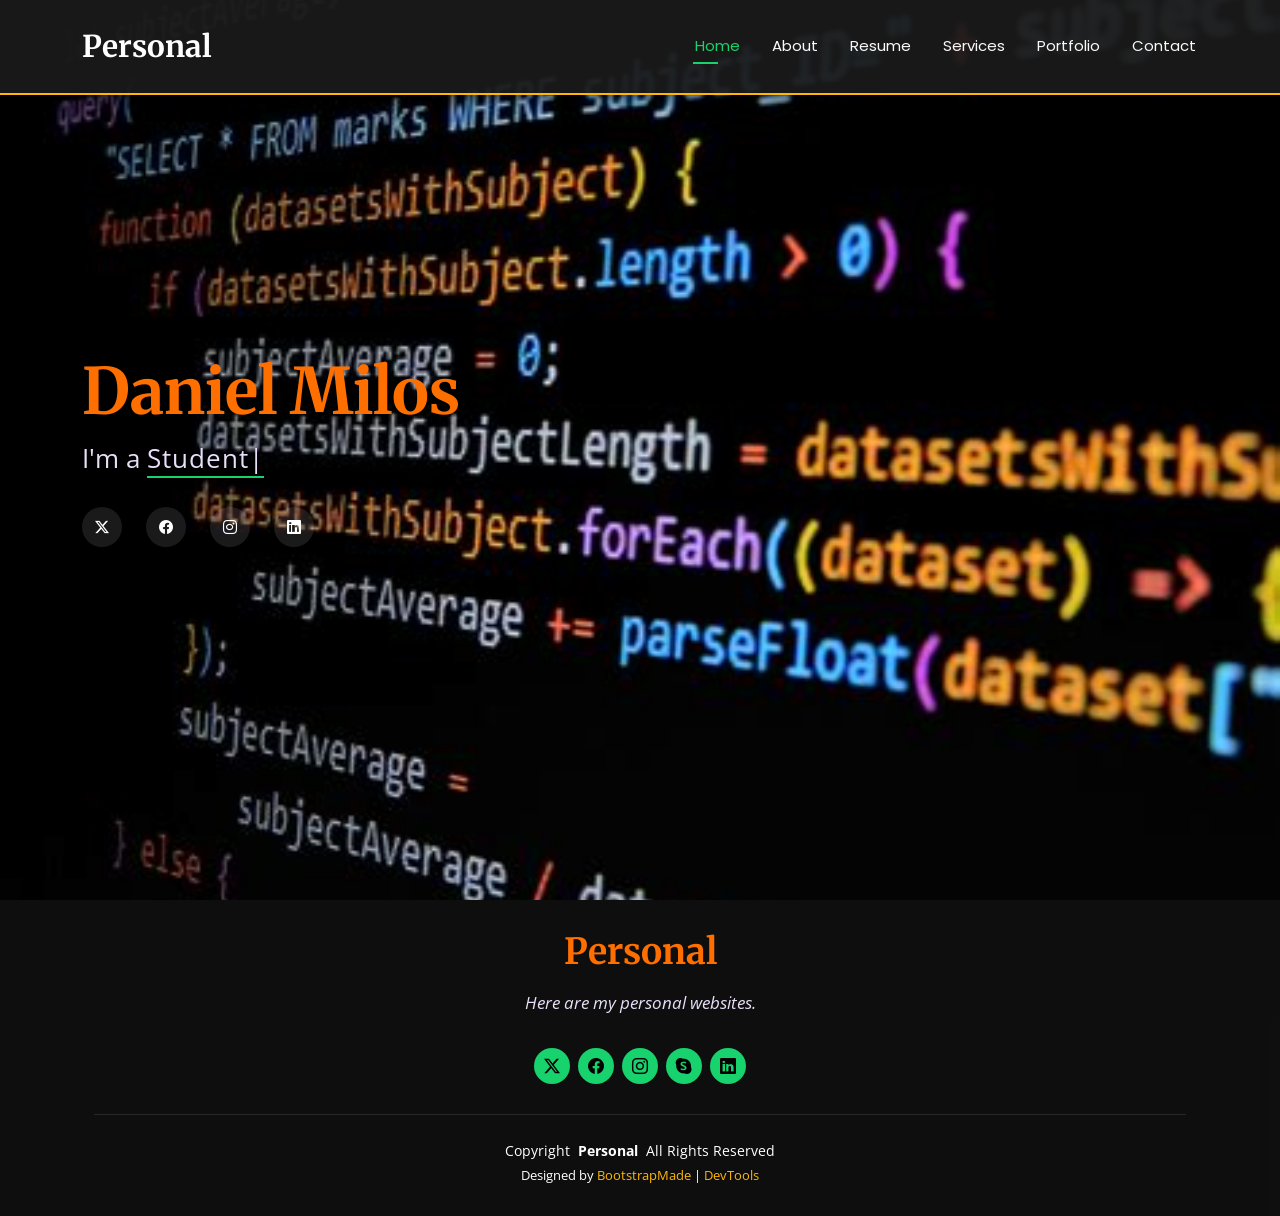
<file: index.html>
<!DOCTYPE html>
<html lang="en">

<head>
  <meta charset="utf-8">
  <meta content="width=device-width, initial-scale=1.0" name="viewport">
  <title>My CV</title>
  <meta name="author" content="Daniel Milos">
  <meta name="description" content="CV website">
  <meta name="keywords" content="">

  <!-- Favicons -->
  <link href="assets/img/favicon.png" rel="icon">
  <link href="assets/img/apple-touch-icon.png" rel="apple-touch-icon">

  <!-- Fonts -->
  <link href="https://fonts.googleapis.com" rel="preconnect">
  <link href="https://fonts.gstatic.com" rel="preconnect" crossorigin>
  <link href="https://fonts.googleapis.com/css2?family=Roboto:ital,wght@0,100;0,300;0,400;0,500;0,700;0,900;1,100;1,300;1,400;1,500;1,700;1,900&family=Poppins:ital,wght@0,100;0,200;0,300;0,400;0,500;0,600;0,700;0,800;0,900;1,100;1,200;1,300;1,400;1,500;1,600;1,700;1,800;1,900&family=Raleway:ital,wght@0,100;0,200;0,300;0,400;0,500;0,600;0,700;0,800;0,900;1,100;1,200;1,300;1,400;1,500;1,600;1,700;1,800;1,900&display=swap" rel="stylesheet">

  <!-- Vendor CSS Files -->
  <link href="assets/vendor/bootstrap/css/bootstrap.min.css" rel="stylesheet">
  <link href="assets/vendor/bootstrap-icons/bootstrap-icons.css" rel="stylesheet">
  <link href="assets/vendor/aos/aos.css" rel="stylesheet">
  <link href="assets/vendor/swiper/swiper-bundle.min.css" rel="stylesheet">
  <link href="assets/vendor/glightbox/css/glightbox.min.css" rel="stylesheet">

  <!-- Main CSS File -->
  <link href="assets/css/main.css" rel="stylesheet">

  <link href="assets/css/custom.css" rel="stylesheet">

  <!-- =======================================================
  * Template Name: Personal
  * Template URL: https://bootstrapmade.com/personal-free-resume-bootstrap-template/
  * Updated: Mar 05 2025 with Bootstrap v5.3.3
  * Author: BootstrapMade.com
  * License: https://bootstrapmade.com/license/
  ======================================================== -->
</head>

<body class="index-page">

  <header id="header" class="header d-flex align-items-center fixed-top">
    <div class="container-fluid container-xl position-relative d-flex align-items-center justify-content-between">

      <a href="index.html" class="logo d-flex align-items-center">
        <!-- Uncomment the line below if you also wish to use an image logo -->
        <!-- <img src="assets/img/logo.webp" alt=""> -->
        <h1 class="sitename">Personal</h1>
      </a>

      <nav id="navmenu" class="navmenu">
        <ul>
          <li><a href="index.html" class="active">Home</a></li>
          <li><a href="about.html">About</a></li>
          <li><a href="resume.html">Resume</a></li>
          <li><a href="services.html">Services</a></li>
          <li><a href="portfolio.html">Portfolio</a></li>
          <li><a href="contact.html">Contact</a></li>
        </ul>
        <i class="mobile-nav-toggle d-xl-none bi bi-list"></i>
      </nav>

    </div>
  </header>

  <main class="main">

    <!-- Hero Section -->
    <section id="hero" class="hero section dark-background">

      <img src="assets/img/hero-bg.jpg" alt="" data-aos="fade-in">

      <div class="container" data-aos="zoom-out" data-aos-delay="100">
        <h2>Daniel Milos</h2>
        <p>I'm a <span class="typed" data-typed-items="Student, Programmer, Hacker, Engineer"></span><span class="typed-cursor typed-cursor--blink"></span></p>
        <div class="social-links">
          <a href="#"><i class="bi bi-twitter-x"></i></a>
          <a href="#"><i class="bi bi-facebook"></i></a>
          <a href="#"><i class="bi bi-instagram"></i></a>
          <a href="#"><i class="bi bi-linkedin"></i></a>
        </div>
      </div>

    </section><!-- /Hero Section -->

  </main>

  <footer id="footer" class="footer dark-background">
    <div class="container">
      <h3 class="sitename">Personal</h3>
      <p>Here are my personal websites.</p>
      <div class="social-links d-flex justify-content-center">
        <a href=""><i class="bi bi-twitter-x"></i></a>
        <a href=""><i class="bi bi-facebook"></i></a>
        <a href=""><i class="bi bi-instagram"></i></a>
        <a href=""><i class="bi bi-skype"></i></a>
        <a href=""><i class="bi bi-linkedin"></i></a>
      </div>
      <div class="container">
        <div class="copyright">
          <span>Copyright</span> <strong class="px-1 sitename">Personal</strong> <span>All Rights Reserved</span>
        </div>
        <div class="credits">
          <!-- All the links in the footer should remain intact. -->
          <!-- You can delete the links only if you've purchased the pro version. -->
          <!-- Licensing information: https://bootstrapmade.com/license/ -->
          <!-- Purchase the pro version with working PHP/AJAX contact form: [buy-url] -->
          Designed by <a href="https://bootstrapmade.com/">BootstrapMade</a> | <a href="https://bootstrapmade.com/tools/">DevTools</a>
        </div>
      </div>
    </div>
  </footer>

  <!-- Scroll Top -->
  <a href="#" id="scroll-top" class="scroll-top d-flex align-items-center justify-content-center"><i class="bi bi-arrow-up-short"></i></a>

  <!-- Preloader -->
  <div id="preloader"></div>

  <!-- Vendor JS Files -->
  <script src="assets/vendor/bootstrap/js/bootstrap.bundle.min.js"></script>
  <script src="assets/vendor/php-email-form/validate.js"></script>
  <script src="assets/vendor/aos/aos.js"></script>
  <script src="assets/vendor/typed.js/typed.umd.js"></script>
  <script src="assets/vendor/purecounter/purecounter_vanilla.js"></script>
  <script src="assets/vendor/waypoints/noframework.waypoints.js"></script>
  <script src="assets/vendor/swiper/swiper-bundle.min.js"></script>
  <script src="assets/vendor/glightbox/js/glightbox.min.js"></script>
  <script src="assets/vendor/imagesloaded/imagesloaded.pkgd.min.js"></script>
  <script src="assets/vendor/isotope-layout/isotope.pkgd.min.js"></script>

  <!-- Main JS File -->
  <script src="assets/js/main.js"></script>

</body>

</html>
</file>
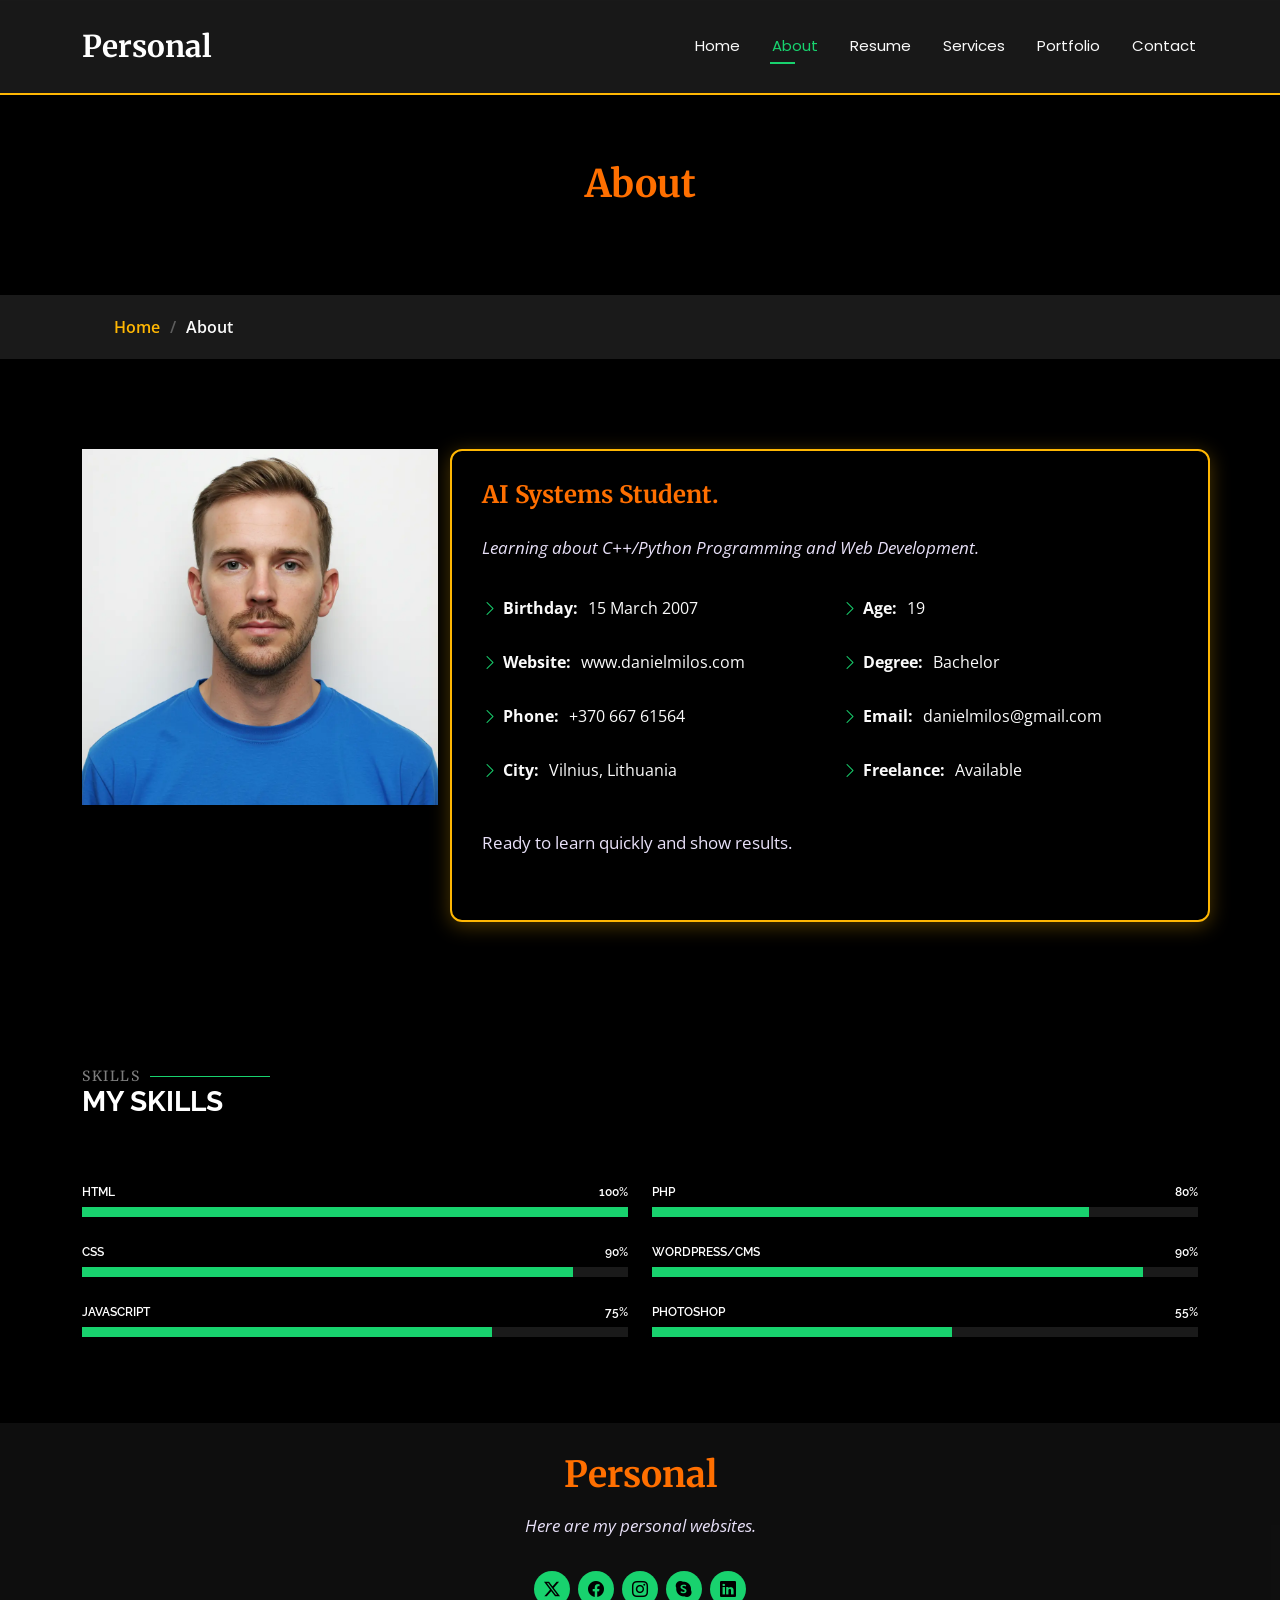
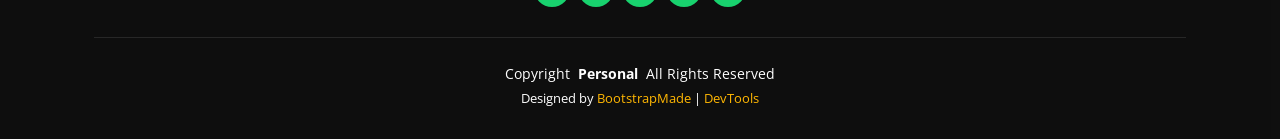
<file: about.html>
<!DOCTYPE html>
<html lang="en">

<head>
  <meta charset="utf-8">
  <meta content="width=device-width, initial-scale=1.0" name="viewport">
  <title>About - Personal Bootstrap Template</title>
  <meta name="description" content="">
  <meta name="keywords" content="">

  <!-- Favicons -->
  <link href="assets/img/favicon.png" rel="icon">
  <link href="assets/img/apple-touch-icon.png" rel="apple-touch-icon">

  <!-- Fonts -->
  <link href="https://fonts.googleapis.com" rel="preconnect">
  <link href="https://fonts.gstatic.com" rel="preconnect" crossorigin>
  <link href="https://fonts.googleapis.com/css2?family=Roboto:ital,wght@0,100;0,300;0,400;0,500;0,700;0,900;1,100;1,300;1,400;1,500;1,700;1,900&family=Poppins:ital,wght@0,100;0,200;0,300;0,400;0,500;0,600;0,700;0,800;0,900;1,100;1,200;1,300;1,400;1,500;1,600;1,700;1,800;1,900&family=Raleway:ital,wght@0,100;0,200;0,300;0,400;0,500;0,600;0,700;0,800;0,900;1,100;1,200;1,300;1,400;1,500;1,600;1,700;1,800;1,900&display=swap" rel="stylesheet">

  <!-- Vendor CSS Files -->
  <link href="assets/vendor/bootstrap/css/bootstrap.min.css" rel="stylesheet">
  <link href="assets/vendor/bootstrap-icons/bootstrap-icons.css" rel="stylesheet">
  <link href="assets/vendor/aos/aos.css" rel="stylesheet">
  <link href="assets/vendor/swiper/swiper-bundle.min.css" rel="stylesheet">
  <link href="assets/vendor/glightbox/css/glightbox.min.css" rel="stylesheet">

  <!-- Main CSS File -->
  <link href="assets/css/main.css" rel="stylesheet">

  <link href="assets/css/custom.css" rel="stylesheet">
  <!-- =======================================================
  * Template Name: Personal
  * Template URL: https://bootstrapmade.com/personal-free-resume-bootstrap-template/
  * Updated: Mar 05 2025 with Bootstrap v5.3.3
  * Author: BootstrapMade.com
  * License: https://bootstrapmade.com/license/
  ======================================================== -->
</head>

<body class="about-page">

  <header id="header" class="header d-flex align-items-center fixed-top">
    <div class="container-fluid container-xl position-relative d-flex align-items-center justify-content-between">

      <a href="index.html" class="logo d-flex align-items-center">
        <!-- Uncomment the line below if you also wish to use an image logo -->
        <!-- <img src="assets/img/logo.webp" alt=""> -->
        <h1 class="sitename">Personal</h1>
      </a>

      <nav id="navmenu" class="navmenu">
        <ul>
          <li><a href="index.html">Home</a></li>
          <li><a href="about.html" class="active">About</a></li>
          <li><a href="resume.html">Resume</a></li>
          <li><a href="services.html">Services</a></li>
          <li><a href="portfolio.html">Portfolio</a></li>
          <li><a href="contact.html">Contact</a></li>
        </ul>
        <i class="mobile-nav-toggle d-xl-none bi bi-list"></i>
      </nav>

    </div>
  </header>

  <main class="main">

    <!-- Page Title -->
    <div class="page-title" data-aos="fade">
      <div class="heading">
        <div class="container">
          <div class="row d-flex justify-content-center text-center">
            <div class="col-lg-8">
              <h1>About</h1>
            </div>
          </div>
        </div>
      </div>
      <nav class="breadcrumbs">
        <div class="container">
          <ol>
            <li><a href="index.html">Home</a></li>
            <li class="current">About</li>
          </ol>
        </div>
      </nav>
    </div><!-- End Page Title -->

    <!-- About Section -->
    <section id="about" class="about section">

      <div class="container" data-aos="fade-up" data-aos-delay="100">

        <div class="row gy-4 justify-content-center">
          <div class="col-lg-4">
            <img src="assets/img/person.webp" class="img-fluid" alt="">
          </div>
          <div class="col-lg-8 content">
            <h2>AI Systems Student.</h2>
            <p class="fst-italic py-3">
              Learning about C++/Python Programming and Web Development.
            </p>
            <div class="row">
              <div class="col-lg-6">
                <ul>
                  <li><i class="bi bi-chevron-right"></i> <strong>Birthday:</strong> <span>15 March 2007</span></li>
                  <li><i class="bi bi-chevron-right"></i> <strong>Website:</strong> <span>www.danielmilos.com</span></li>
                  <li><i class="bi bi-chevron-right"></i> <strong>Phone:</strong> <span>+370 667 61564</span></li>
                  <li><i class="bi bi-chevron-right"></i> <strong>City:</strong> <span>Vilnius, Lithuania</span></li>
                </ul>
              </div>
              <div class="col-lg-6">
                <ul>
                  <li><i class="bi bi-chevron-right"></i> <strong>Age:</strong> <span>19</span></li>
                  <li><i class="bi bi-chevron-right"></i> <strong>Degree:</strong> <span>Bachelor</span></li>
                  <li><i class="bi bi-chevron-right"></i> <strong>Email:</strong> <span>danielmilos@gmail.com</span></li>
                  <li><i class="bi bi-chevron-right"></i> <strong>Freelance:</strong> <span>Available</span></li>
                </ul>
              </div>
            </div>
            <p class="py-3">
              Ready to learn quickly and show results.
            </p>
          </div>
        </div>

      </div>

    </section><!-- /About Section -->

    <!-- Skills Section -->
    <section id="skills" class="skills section">

      <!-- Section Title -->
      <div class="container section-title" data-aos="fade-up">
        <h2>Skills</h2>
        <div><span>My</span> <span class="description-title">Skills</span></div>
      </div><!-- End Section Title -->

      <div class="container" data-aos="fade-up" data-aos-delay="100">

        <div class="row skills-content skills-animation">

          <div class="col-lg-6">

            <div class="progress">
              <span class="skill"><span>HTML</span> <i class="val">100%</i></span>
              <div class="progress-bar-wrap">
                <div class="progress-bar" role="progressbar" aria-valuenow="100" aria-valuemin="0" aria-valuemax="100"></div>
              </div>
            </div><!-- End Skills Item -->

            <div class="progress">
              <span class="skill"><span>CSS</span> <i class="val">90%</i></span>
              <div class="progress-bar-wrap">
                <div class="progress-bar" role="progressbar" aria-valuenow="90" aria-valuemin="0" aria-valuemax="100"></div>
              </div>
            </div><!-- End Skills Item -->

            <div class="progress">
              <span class="skill"><span>JavaScript</span> <i class="val">75%</i></span>
              <div class="progress-bar-wrap">
                <div class="progress-bar" role="progressbar" aria-valuenow="75" aria-valuemin="0" aria-valuemax="100"></div>
              </div>
            </div><!-- End Skills Item -->

          </div>

          <div class="col-lg-6">

            <div class="progress">
              <span class="skill"><span>PHP</span> <i class="val">80%</i></span>
              <div class="progress-bar-wrap">
                <div class="progress-bar" role="progressbar" aria-valuenow="80" aria-valuemin="0" aria-valuemax="100"></div>
              </div>
            </div><!-- End Skills Item -->

            <div class="progress">
              <span class="skill"><span>WordPress/CMS</span> <i class="val">90%</i></span>
              <div class="progress-bar-wrap">
                <div class="progress-bar" role="progressbar" aria-valuenow="90" aria-valuemin="0" aria-valuemax="100"></div>
              </div>
            </div><!-- End Skills Item -->

            <div class="progress">
              <span class="skill"><span>Photoshop</span> <i class="val">55%</i></span>
              <div class="progress-bar-wrap">
                <div class="progress-bar" role="progressbar" aria-valuenow="55" aria-valuemin="0" aria-valuemax="100"></div>
              </div>
            </div><!-- End Skills Item -->

          </div>

        </div>

      </div>

    </section><!-- /Skills Section -->

  </main>

  <footer id="footer" class="footer dark-background">
    <div class="container">
      <h3 class="sitename">Personal</h3>
      <p>Here are my personal websites.</p>
      <div class="social-links d-flex justify-content-center">
        <a href=""><i class="bi bi-twitter-x"></i></a>
        <a href=""><i class="bi bi-facebook"></i></a>
        <a href=""><i class="bi bi-instagram"></i></a>
        <a href=""><i class="bi bi-skype"></i></a>
        <a href=""><i class="bi bi-linkedin"></i></a>
      </div>
      <div class="container">
        <div class="copyright">
          <span>Copyright</span> <strong class="px-1 sitename">Personal</strong> <span>All Rights Reserved</span>
        </div>
        <div class="credits">
          <!-- All the links in the footer should remain intact. -->
          <!-- You can delete the links only if you've purchased the pro version. -->
          <!-- Licensing information: https://bootstrapmade.com/license/ -->
          <!-- Purchase the pro version with working PHP/AJAX contact form: [buy-url] -->
          Designed by <a href="https://bootstrapmade.com/">BootstrapMade</a> | <a href="https://bootstrapmade.com/tools/">DevTools</a>
        </div>
      </div>
    </div>
  </footer>

  <!-- Scroll Top -->
  <a href="#" id="scroll-top" class="scroll-top d-flex align-items-center justify-content-center"><i class="bi bi-arrow-up-short"></i></a>

  <!-- Preloader -->
  <div id="preloader"></div>

  <!-- Vendor JS Files -->
  <script src="assets/vendor/bootstrap/js/bootstrap.bundle.min.js"></script>
  <script src="assets/vendor/php-email-form/validate.js"></script>
  <script src="assets/vendor/aos/aos.js"></script>
  <script src="assets/vendor/typed.js/typed.umd.js"></script>
  <script src="assets/vendor/purecounter/purecounter_vanilla.js"></script>
  <script src="assets/vendor/waypoints/noframework.waypoints.js"></script>
  <script src="assets/vendor/swiper/swiper-bundle.min.js"></script>
  <script src="assets/vendor/glightbox/js/glightbox.min.js"></script>
  <script src="assets/vendor/imagesloaded/imagesloaded.pkgd.min.js"></script>
  <script src="assets/vendor/isotope-layout/isotope.pkgd.min.js"></script>

  <!-- Main JS File -->
  <script src="assets/js/main.js"></script>

</body>

</html>
</file>
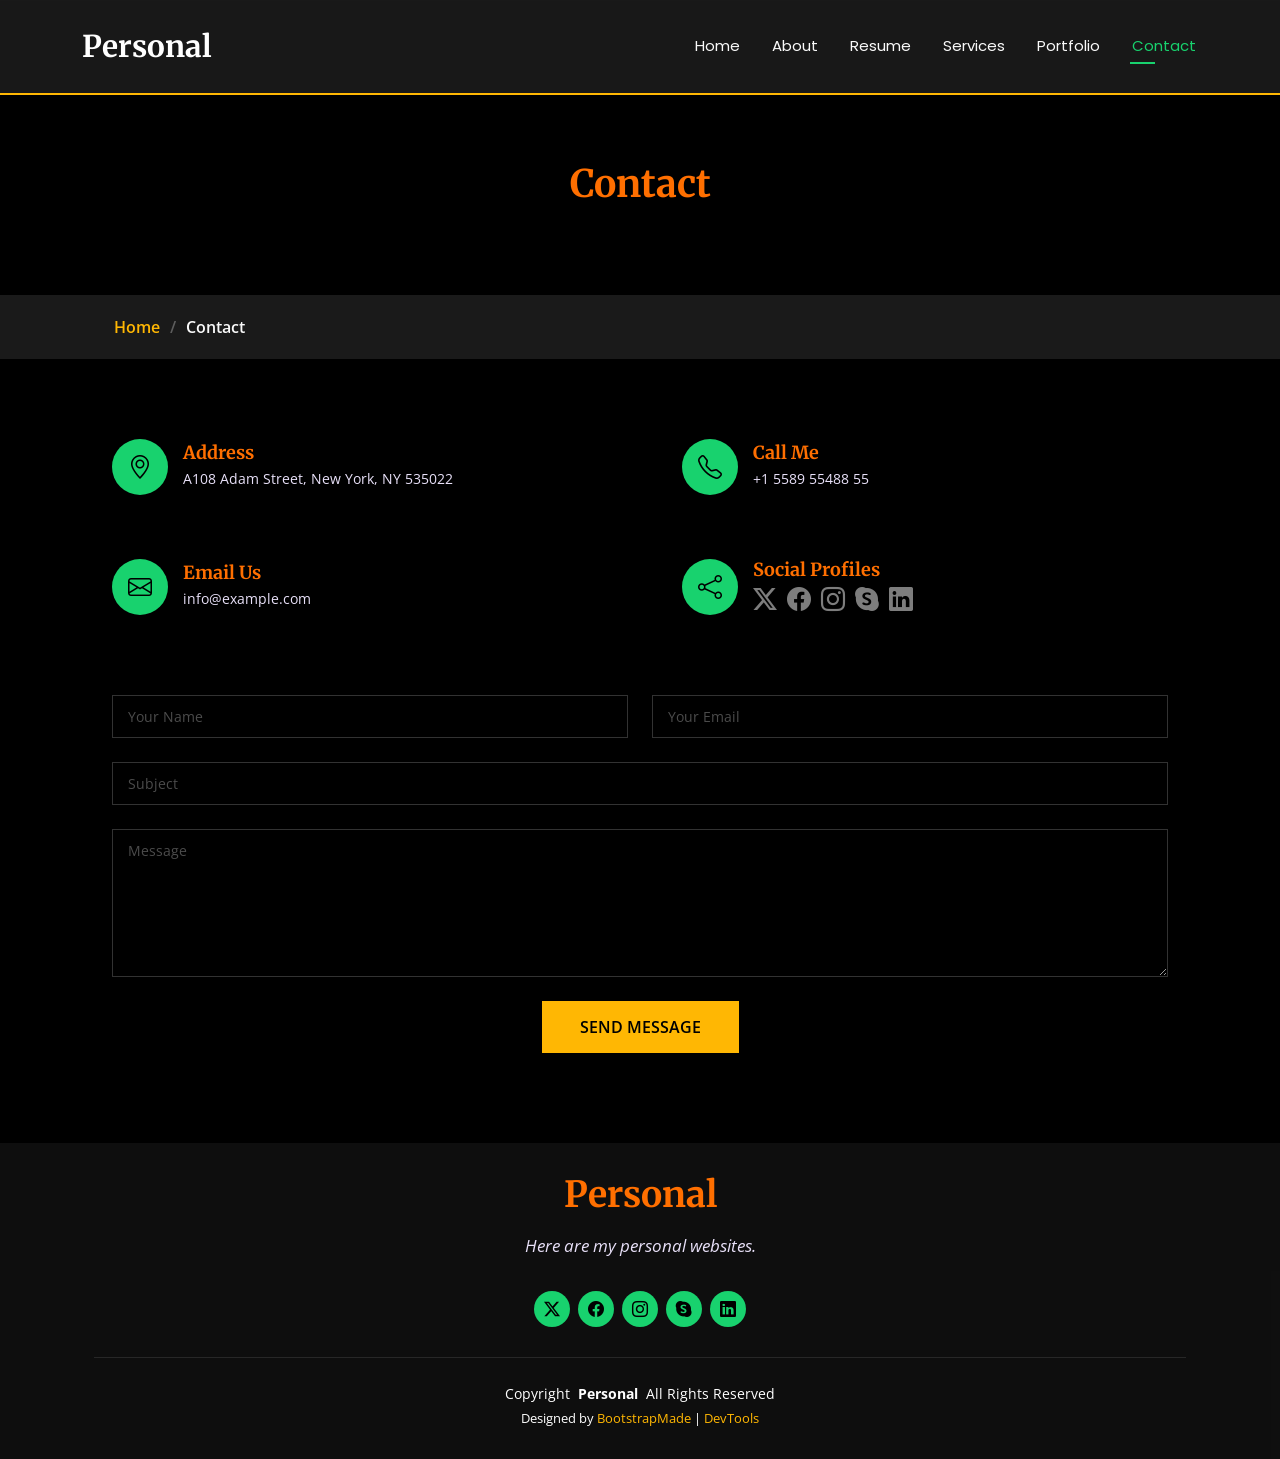
<file: contact.html>
<!DOCTYPE html>
<html lang="en">

<head>
  <meta charset="utf-8">
  <meta content="width=device-width, initial-scale=1.0" name="viewport">
  <title>Contact</title>
  <meta name="description" content="">
  <meta name="keywords" content="">

  <!-- Favicons -->
  <link href="assets/img/favicon.png" rel="icon">
  <link href="assets/img/apple-touch-icon.png" rel="apple-touch-icon">

  <!-- Fonts -->
  <link href="https://fonts.googleapis.com" rel="preconnect">
  <link href="https://fonts.gstatic.com" rel="preconnect" crossorigin>
  <link href="https://fonts.googleapis.com/css2?family=Roboto:ital,wght@0,100;0,300;0,400;0,500;0,700;0,900;1,100;1,300;1,400;1,500;1,700;1,900&family=Poppins:ital,wght@0,100;0,200;0,300;0,400;0,500;0,600;0,700;0,800;0,900;1,100;1,200;1,300;1,400;1,500;1,600;1,700;1,800;1,900&family=Raleway:ital,wght@0,100;0,200;0,300;0,400;0,500;0,600;0,700;0,800;0,900;1,100;1,200;1,300;1,400;1,500;1,600;1,700;1,800;1,900&display=swap" rel="stylesheet">

  <!-- Vendor CSS Files -->
  <link href="assets/vendor/bootstrap/css/bootstrap.min.css" rel="stylesheet">
  <link href="assets/vendor/bootstrap-icons/bootstrap-icons.css" rel="stylesheet">
  <link href="assets/vendor/aos/aos.css" rel="stylesheet">
  <link href="assets/vendor/swiper/swiper-bundle.min.css" rel="stylesheet">
  <link href="assets/vendor/glightbox/css/glightbox.min.css" rel="stylesheet">

  <!-- Main CSS File -->
  <link href="assets/css/main.css" rel="stylesheet">

  <link href="assets/css/custom.css" rel="stylesheet">
  <!-- =======================================================
  * Template Name: Personal
  * Template URL: https://bootstrapmade.com/personal-free-resume-bootstrap-template/
  * Updated: Mar 05 2025 with Bootstrap v5.3.3
  * Author: BootstrapMade.com
  * License: https://bootstrapmade.com/license/
  ======================================================== -->
</head>

<body class="contact-page">

  <header id="header" class="header d-flex align-items-center fixed-top">
    <div class="container-fluid container-xl position-relative d-flex align-items-center justify-content-between">

      <a href="index.html" class="logo d-flex align-items-center">
        <!-- Uncomment the line below if you also wish to use an image logo -->
        <!-- <img src="assets/img/logo.webp" alt=""> -->
        <h1 class="sitename">Personal</h1>
      </a>

      <nav id="navmenu" class="navmenu">
        <ul>
          <li><a href="index.html">Home</a></li>
          <li><a href="about.html">About</a></li>
          <li><a href="resume.html">Resume</a></li>
          <li><a href="services.html">Services</a></li>
          <li><a href="portfolio.html">Portfolio</a></li>
          <li><a href="contact.html" class="active">Contact</a></li>
        </ul>
        <i class="mobile-nav-toggle d-xl-none bi bi-list"></i>
      </nav>

    </div>
  </header>

  <main class="main">

    <!-- Page Title -->
    <div class="page-title" data-aos="fade">
      <div class="heading">
        <div class="container">
          <div class="row d-flex justify-content-center text-center">
            <div class="col-lg-8">
              <h1>Contact</h1>
            </div>
          </div>
        </div>
      </div>
      <nav class="breadcrumbs">
        <div class="container">
          <ol>
            <li><a href="index.html">Home</a></li>
            <li class="current">Contact</li>
          </ol>
        </div>
      </nav>
    </div><!-- End Page Title -->

    <!-- Contact Section -->
    <section id="contact" class="contact section">

      <div class="container" data-aos="fade-up" data-aos-delay="100">

        <div class="row gy-4">

          <div class="col-md-6">
            <div class="info-item d-flex align-items-center" data-aos="fade-up" data-aos-delay="200">
              <i class="icon bi bi-geo-alt flex-shrink-0"></i>
              <div>
                <h3>Address</h3>
                <p>A108 Adam Street, New York, NY 535022</p>
              </div>
            </div>
          </div><!-- End Info Item -->

          <div class="col-md-6">
            <div class="info-item d-flex align-items-center" data-aos="fade-up" data-aos-delay="300">
              <i class="icon bi bi-telephone flex-shrink-0"></i>
              <div>
                <h3>Call Me</h3>
                <p>+1 5589 55488 55</p>
              </div>
            </div>
          </div><!-- End Info Item -->

          <div class="col-md-6">
            <div class="info-item d-flex align-items-center" data-aos="fade-up" data-aos-delay="400">
              <i class="icon bi bi-envelope flex-shrink-0"></i>
              <div>
                <h3>Email Us</h3>
                <p>info@example.com</p>
              </div>
            </div>
          </div><!-- End Info Item -->

          <div class="col-md-6">
            <div class="info-item d-flex align-items-center" data-aos="fade-up" data-aos-delay="500">
              <i class="icon bi bi-share flex-shrink-0"></i>
              <div>
                <h3>Social Profiles</h3>
                <div class="social-links">
                  <a href="#"><i class="bi bi-twitter-x"></i></a>
                  <a href="#"><i class="bi bi-facebook"></i></a>
                  <a href="#"><i class="bi bi-instagram"></i></a>
                  <a href="#"><i class="bi bi-skype"></i></a>
                  <a href="#"><i class="bi bi-linkedin"></i></a>
                </div>
              </div>
            </div>
          </div><!-- End Info Item -->

        </div>

        <form action="forms/contact.php" method="post" class="php-email-form" data-aos="fade-up" data-aos-delay="600">
          <div class="row gy-4">

            <div class="col-md-6">
              <input type="text" name="name" class="form-control" placeholder="Your Name" required="">
            </div>

            <div class="col-md-6 ">
              <input type="email" class="form-control" name="email" placeholder="Your Email" required="">
            </div>

            <div class="col-md-12">
              <input type="text" class="form-control" name="subject" placeholder="Subject" required="">
            </div>

            <div class="col-md-12">
              <textarea class="form-control" name="message" rows="6" placeholder="Message" required=""></textarea>
            </div>

            <div class="col-md-12 text-center">
              <div class="loading">Loading</div>
              <div class="error-message"></div>
              <div class="sent-message">Your message has been sent. Thank you!</div>

              <button type="submit">Send Message</button>
            </div>

          </div>
        </form><!-- End Contact Form -->

      </div>

    </section><!-- /Contact Section -->

  </main>

  <footer id="footer" class="footer dark-background">
    <div class="container">
      <h3 class="sitename">Personal</h3>
      <p>Here are my personal websites.</p>
      <div class="social-links d-flex justify-content-center">
        <a href=""><i class="bi bi-twitter-x"></i></a>
        <a href=""><i class="bi bi-facebook"></i></a>
        <a href=""><i class="bi bi-instagram"></i></a>
        <a href=""><i class="bi bi-skype"></i></a>
        <a href=""><i class="bi bi-linkedin"></i></a>
      </div>
      <div class="container">
        <div class="copyright">
          <span>Copyright</span> <strong class="px-1 sitename">Personal</strong> <span>All Rights Reserved</span>
        </div>
        <div class="credits">
          <!-- All the links in the footer should remain intact. -->
          <!-- You can delete the links only if you've purchased the pro version. -->
          <!-- Licensing information: https://bootstrapmade.com/license/ -->
          <!-- Purchase the pro version with working PHP/AJAX contact form: [buy-url] -->
          Designed by <a href="https://bootstrapmade.com/">BootstrapMade</a> | <a href="https://bootstrapmade.com/tools/">DevTools</a>
        </div>
      </div>
    </div>
  </footer>

  <!-- Scroll Top -->
  <a href="#" id="scroll-top" class="scroll-top d-flex align-items-center justify-content-center"><i class="bi bi-arrow-up-short"></i></a>

  <!-- Preloader -->
  <div id="preloader"></div>

  <!-- Vendor JS Files -->
  <script src="assets/vendor/bootstrap/js/bootstrap.bundle.min.js"></script>
  <script src="assets/vendor/php-email-form/validate.js"></script>
  <script src="assets/vendor/aos/aos.js"></script>
  <script src="assets/vendor/typed.js/typed.umd.js"></script>
  <script src="assets/vendor/purecounter/purecounter_vanilla.js"></script>
  <script src="assets/vendor/waypoints/noframework.waypoints.js"></script>
  <script src="assets/vendor/swiper/swiper-bundle.min.js"></script>
  <script src="assets/vendor/glightbox/js/glightbox.min.js"></script>
  <script src="assets/vendor/imagesloaded/imagesloaded.pkgd.min.js"></script>
  <script src="assets/vendor/isotope-layout/isotope.pkgd.min.js"></script>

  <!-- Main JS File -->
  <script src="assets/js/main.js"></script>

</body>

</html>
</file>
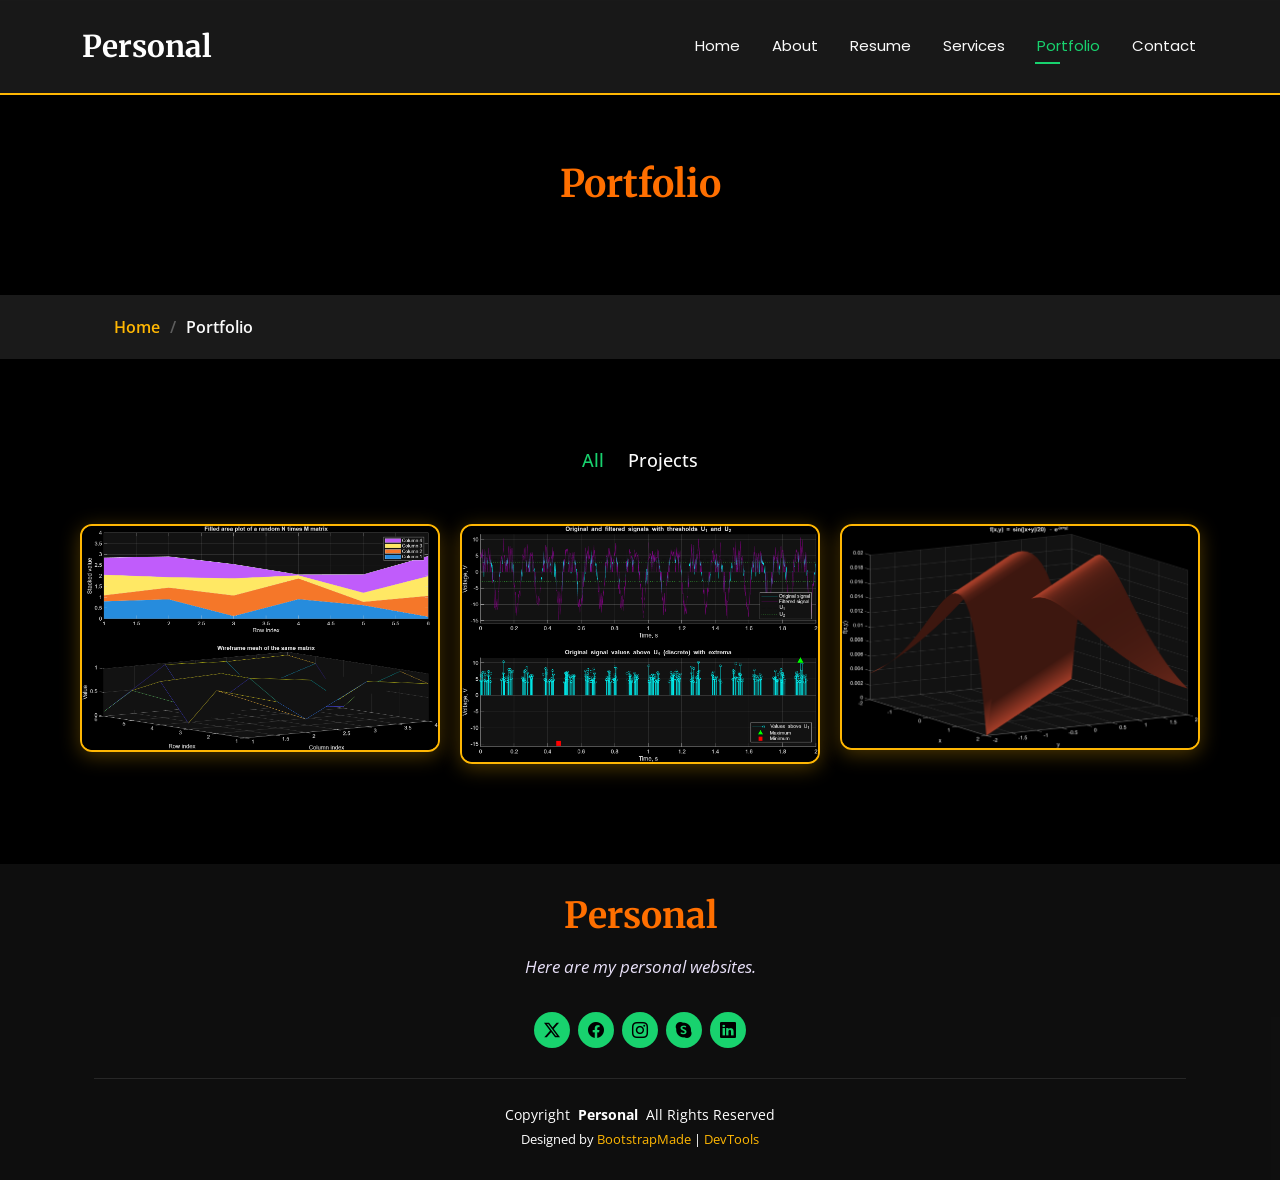
<file: portfolio.html>
<!DOCTYPE html>
<html lang="en">

<head>
  <meta charset="utf-8">
  <meta content="width=device-width, initial-scale=1.0" name="viewport">
  <title>Portfolio</title>
  <meta name="description" content="">
  <meta name="keywords" content="">

  <!-- Favicons -->
  <link href="assets/img/favicon.png" rel="icon">
  <link href="assets/img/apple-touch-icon.png" rel="apple-touch-icon">

  <!-- Fonts -->
  <link href="https://fonts.googleapis.com" rel="preconnect">
  <link href="https://fonts.gstatic.com" rel="preconnect" crossorigin>
  <link href="https://fonts.googleapis.com/css2?family=Roboto:ital,wght@0,100;0,300;0,400;0,500;0,700;0,900;1,100;1,300;1,400;1,500;1,700;1,900&family=Poppins:ital,wght@0,100;0,200;0,300;0,400;0,500;0,600;0,700;0,800;0,900;1,100;1,200;1,300;1,400;1,500;1,600;1,700;1,800;1,900&family=Raleway:ital,wght@0,100;0,200;0,300;0,400;0,500;0,600;0,700;0,800;0,900;1,100;1,200;1,300;1,400;1,500;1,600;1,700;1,800;1,900&display=swap" rel="stylesheet">

  <!-- Vendor CSS Files -->
  <link href="assets/vendor/bootstrap/css/bootstrap.min.css" rel="stylesheet">
  <link href="assets/vendor/bootstrap-icons/bootstrap-icons.css" rel="stylesheet">
  <link href="assets/vendor/aos/aos.css" rel="stylesheet">
  <link href="assets/vendor/swiper/swiper-bundle.min.css" rel="stylesheet">
  <link href="assets/vendor/glightbox/css/glightbox.min.css" rel="stylesheet">

  <!-- Main CSS File -->
  <link href="assets/css/main.css" rel="stylesheet">

  <link href="assets/css/custom.css" rel="stylesheet">
  <!-- =======================================================
  * Template Name: Personal
  * Template URL: https://bootstrapmade.com/personal-free-resume-bootstrap-template/
  * Updated: Mar 05 2025 with Bootstrap v5.3.3
  * Author: BootstrapMade.com
  * License: https://bootstrapmade.com/license/
  ======================================================== -->
</head>

<body class="portfolio-page">

  <header id="header" class="header d-flex align-items-center fixed-top">
    <div class="container-fluid container-xl position-relative d-flex align-items-center justify-content-between">

      <a href="index.html" class="logo d-flex align-items-center">
        <!-- Uncomment the line below if you also wish to use an image logo -->
        <!-- <img src="assets/img/logo.webp" alt=""> -->
        <h1 class="sitename">Personal</h1>
      </a>

      <nav id="navmenu" class="navmenu">
        <ul>
          <li><a href="index.html">Home</a></li>
          <li><a href="about.html">About</a></li>
          <li><a href="resume.html">Resume</a></li>
          <li><a href="services.html">Services</a></li>
          <li><a href="portfolio.html" class="active">Portfolio</a></li>
          <li><a href="contact.html">Contact</a></li>
        </ul>
        <i class="mobile-nav-toggle d-xl-none bi bi-list"></i>
      </nav>

    </div>
  </header>

  <main class="main">

    <!-- Page Title -->
    <div class="page-title" data-aos="fade">
      <div class="heading">
        <div class="container">
          <div class="row d-flex justify-content-center text-center">
            <div class="col-lg-8">
              <h1>Portfolio</h1>
            </div>
          </div>
        </div>
      </div>
      <nav class="breadcrumbs">
        <div class="container">
          <ol>
            <li><a href="index.html">Home</a></li>
            <li class="current">Portfolio</li>
          </ol>
        </div>
      </nav>
    </div><!-- End Page Title -->

    <!-- Portfolio Section -->
    <section id="portfolio" class="portfolio section">

      <div class="container">

        <div class="isotope-layout" data-default-filter="*" data-layout="masonry" data-sort="original-order">

          <ul class="portfolio-filters isotope-filters" data-aos="fade-up" data-aos-delay="100">
            <li data-filter="*" class="filter-active">All</li>
            <li data-filter=".filter-project">Projects</li>
          </ul><!-- End Portfolio Filters -->

          <div class="row gy-4 isotope-container" data-aos="fade-up" data-aos-delay="200">

            <div class="col-lg-4 col-md-6 portfolio-item isotope-item filter-project">
              <div class="portfolio-content h-100">
                <img src="assets/img/portfolio/Figure_1.png" class="img-fluid" alt="">
                <div class="portfolio-info">
                  <h4>Project 1</h4>
                  <p>Area plot and wireframe mesh of a random N * M matrix.</p>
                  <a href="assets/img/portfolio/portfolio-1.webp" title="App 1" data-gallery="portfolio-gallery-app" class="glightbox preview-link"><i class="bi bi-zoom-in"></i></a>
                  <a href="" title="More Details" class="details-link"><i class="bi bi-link-45deg"></i></a>
                </div>
              </div>
            </div><!-- End Portfolio Item -->

            <div class="col-lg-4 col-md-6 portfolio-item isotope-item filter-project">
              <div class="portfolio-content h-100">
                <img src="assets/img/portfolio/Figure_2.png" class="img-fluid" alt="">
                <div class="portfolio-info">
                  <h4>Project 2</h4>
                  <p>Threshold analysis and extrema detection on a noisy voltage signal.</p>
                  <a href="assets/img/portfolio/portfolio-10.webp" title="Product 1" data-gallery="portfolio-gallery-product" class="glightbox preview-link"><i class="bi bi-zoom-in"></i></a>
                  <a href="" title="More Details" class="details-link"><i class="bi bi-link-45deg"></i></a>
                </div>
              </div>
            </div><!-- End Portfolio Item -->

            <div class="col-lg-4 col-md-6 portfolio-item isotope-item filter-project">
              <div class="portfolio-content h-100">
                <img src="assets/img/portfolio/Figure_3.png" class="img-fluid" alt="">
                <div class="portfolio-info">
                  <h4>Project 3</h4>
                  <p>3D surface plot of a function.</p>
                  <a href="assets/img/portfolio/portfolio-7.webp" title="Branding 1" data-gallery="portfolio-gallery-branding" class="glightbox preview-link"><i class="bi bi-zoom-in"></i></a>
                  <a href="" title="More Details" class="details-link"><i class="bi bi-link-45deg"></i></a>
                </div>
              </div>
            </div><!-- End Portfolio Item -->

          </div><!-- End Portfolio Container -->

        </div>

      </div>

    </section><!-- /Portfolio Section -->

  </main>

  <footer id="footer" class="footer dark-background">
    <div class="container">
      <h3 class="sitename">Personal</h3>
      <p>Here are my personal websites.</p>
      <div class="social-links d-flex justify-content-center">
        <a href=""><i class="bi bi-twitter-x"></i></a>
        <a href=""><i class="bi bi-facebook"></i></a>
        <a href=""><i class="bi bi-instagram"></i></a>
        <a href=""><i class="bi bi-skype"></i></a>
        <a href=""><i class="bi bi-linkedin"></i></a>
      </div>
      <div class="container">
        <div class="copyright">
          <span>Copyright</span> <strong class="px-1 sitename">Personal</strong> <span>All Rights Reserved</span>
        </div>
        <div class="credits">
          <!-- All the links in the footer should remain intact. -->
          <!-- You can delete the links only if you've purchased the pro version. -->
          <!-- Licensing information: https://bootstrapmade.com/license/ -->
          <!-- Purchase the pro version with working PHP/AJAX contact form: [buy-url] -->
          Designed by <a href="https://bootstrapmade.com/">BootstrapMade</a> | <a href="https://bootstrapmade.com/tools/">DevTools</a>
        </div>
      </div>
    </div>
  </footer>

  <!-- Scroll Top -->
  <a href="#" id="scroll-top" class="scroll-top d-flex align-items-center justify-content-center"><i class="bi bi-arrow-up-short"></i></a>

  <!-- Preloader -->
  <div id="preloader"></div>

  <!-- Vendor JS Files -->
  <script src="assets/vendor/bootstrap/js/bootstrap.bundle.min.js"></script>
  <script src="assets/vendor/php-email-form/validate.js"></script>
  <script src="assets/vendor/aos/aos.js"></script>
  <script src="assets/vendor/typed.js/typed.umd.js"></script>
  <script src="assets/vendor/purecounter/purecounter_vanilla.js"></script>
  <script src="assets/vendor/waypoints/noframework.waypoints.js"></script>
  <script src="assets/vendor/swiper/swiper-bundle.min.js"></script>
  <script src="assets/vendor/glightbox/js/glightbox.min.js"></script>
  <script src="assets/vendor/imagesloaded/imagesloaded.pkgd.min.js"></script>
  <script src="assets/vendor/isotope-layout/isotope.pkgd.min.js"></script>

  <!-- Main JS File -->
  <script src="assets/js/main.js"></script>

</body>

</html>
</file>
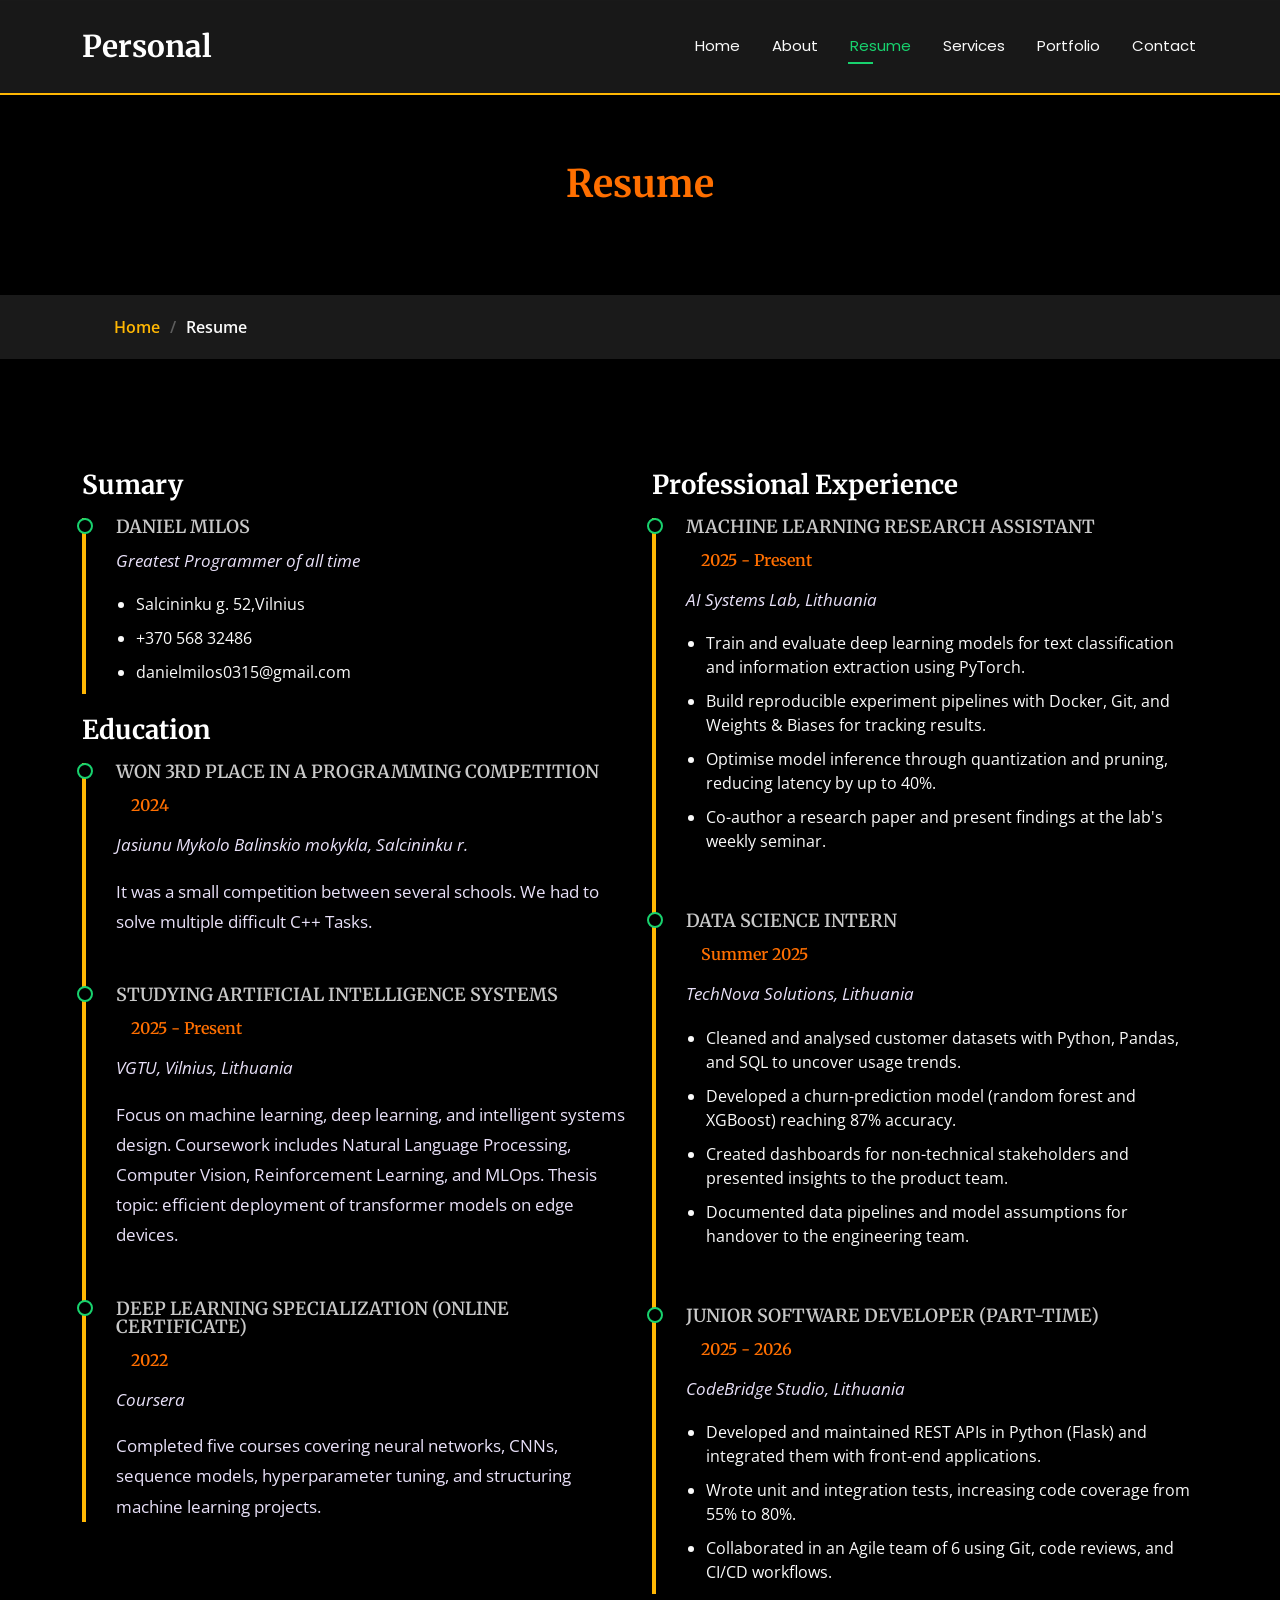
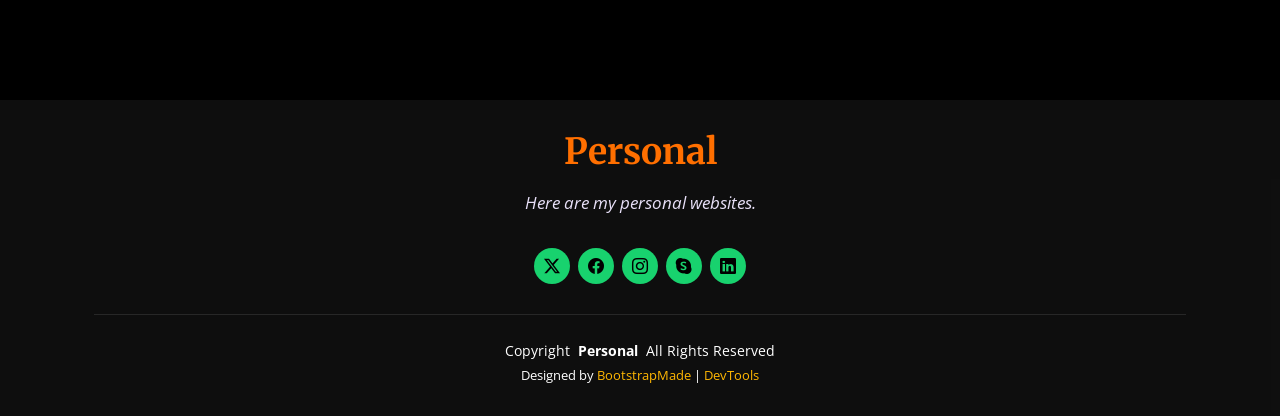
<file: resume.html>
<!DOCTYPE html>
<html lang="en">

<head>
  <meta charset="utf-8">
  <meta content="width=device-width, initial-scale=1.0" name="viewport">
  <title>Resume</title>
  <meta name="description" content="">
  <meta name="keywords" content="">

  <!-- Favicons -->
  <link href="assets/img/favicon.png" rel="icon">
  <link href="assets/img/apple-touch-icon.png" rel="apple-touch-icon">

  <!-- Fonts -->
  <link href="https://fonts.googleapis.com" rel="preconnect">
  <link href="https://fonts.gstatic.com" rel="preconnect" crossorigin>
  <link href="https://fonts.googleapis.com/css2?family=Roboto:ital,wght@0,100;0,300;0,400;0,500;0,700;0,900;1,100;1,300;1,400;1,500;1,700;1,900&family=Poppins:ital,wght@0,100;0,200;0,300;0,400;0,500;0,600;0,700;0,800;0,900;1,100;1,200;1,300;1,400;1,500;1,600;1,700;1,800;1,900&family=Raleway:ital,wght@0,100;0,200;0,300;0,400;0,500;0,600;0,700;0,800;0,900;1,100;1,200;1,300;1,400;1,500;1,600;1,700;1,800;1,900&display=swap" rel="stylesheet">

  <!-- Vendor CSS Files -->
  <link href="assets/vendor/bootstrap/css/bootstrap.min.css" rel="stylesheet">
  <link href="assets/vendor/bootstrap-icons/bootstrap-icons.css" rel="stylesheet">
  <link href="assets/vendor/aos/aos.css" rel="stylesheet">
  <link href="assets/vendor/swiper/swiper-bundle.min.css" rel="stylesheet">
  <link href="assets/vendor/glightbox/css/glightbox.min.css" rel="stylesheet">

  <!-- Main CSS File -->
  <link href="assets/css/main.css" rel="stylesheet">

  <link href="assets/css/custom.css" rel="stylesheet">
  <!-- =======================================================
  * Template Name: Personal
  * Template URL: https://bootstrapmade.com/personal-free-resume-bootstrap-template/
  * Updated: Mar 05 2025 with Bootstrap v5.3.3
  * Author: BootstrapMade.com
  * License: https://bootstrapmade.com/license/
  ======================================================== -->
</head>

<body class="resume-page">

  <header id="header" class="header d-flex align-items-center fixed-top">
    <div class="container-fluid container-xl position-relative d-flex align-items-center justify-content-between">

      <a href="index.html" class="logo d-flex align-items-center">
        <!-- Uncomment the line below if you also wish to use an image logo -->
        <!-- <img src="assets/img/logo.webp" alt=""> -->
        <h1 class="sitename">Personal</h1>
      </a>

      <nav id="navmenu" class="navmenu">
        <ul>
          <li><a href="index.html">Home</a></li>
          <li><a href="about.html">About</a></li>
          <li><a href="resume.html" class="active">Resume</a></li>
          <li><a href="services.html">Services</a></li>
          <li><a href="portfolio.html">Portfolio</a></li>
          <li><a href="contact.html">Contact</a></li>
        </ul>
        <i class="mobile-nav-toggle d-xl-none bi bi-list"></i>
      </nav>

    </div>
  </header>

  <main class="main">

    <!-- Page Title -->
    <div class="page-title" data-aos="fade">
      <div class="heading">
        <div class="container">
          <div class="row d-flex justify-content-center text-center">
            <div class="col-lg-8">
              <h1>Resume</h1>
            </div>
          </div>
        </div>
      </div>
      <nav class="breadcrumbs">
        <div class="container">
          <ol>
            <li><a href="index.html">Home</a></li>
            <li class="current">Resume</li>
          </ol>
        </div>
      </nav>
    </div><!-- End Page Title -->

    <!-- Resume Section -->
    <section id="resume" class="resume section">

      <div class="container">

        <div class="row">

          <div class="col-lg-6" data-aos="fade-up" data-aos-delay="100">
            <h3 class="resume-title">Sumary</h3>

            <div class="resume-item pb-0">
              <h4>Daniel Milos</h4>
              <p><em>Greatest Programmer of all time</em></p>
              <ul>
                <li>Salcininku g. 52,Vilnius</li>
                <li>+370 568 32486</li>
                <li>danielmilos0315@gmail.com</li>
              </ul>
            </div><!-- Edn Resume Item -->

            <h3 class="resume-title">Education</h3>
            <div class="resume-item">
              <h4>Won 3rd place in a programming competition</h4>
              <h5>2024</h5>
              <p><em>Jasiunu Mykolo Balinskio mokykla, Salcininku r.</em></p>
              <p>It was a small competition between several schools. We had to solve multiple difficult C++ Tasks.</p>
            </div><!-- Edn Resume Item -->

            <div class="resume-item">
              <h4>Studying Artificial Intelligence Systems</h4>
              <h5>2025 - Present</h5>
              <p><em>VGTU, Vilnius, Lithuania</em></p>
              <p>Focus on machine learning, deep learning, and intelligent systems design. Coursework includes Natural Language Processing, Computer Vision, Reinforcement Learning, and MLOps. Thesis topic: efficient deployment of transformer models on edge devices.</p>
            </div><!-- End Resume Item -->

            <div class="resume-item">
              <h4>Deep Learning Specialization (Online Certificate)</h4>
              <h5>2022</h5>
              <p><em>Coursera</em></p>
              <p>Completed five courses covering neural networks, CNNs, sequence models, hyperparameter tuning, and structuring machine learning projects.</p>
            </div><!-- End Resume Item -->

          </div>

          <div class="col-lg-6" data-aos="fade-up" data-aos-delay="200">
            <h3 class="resume-title">Professional Experience</h3>
            <div class="resume-item">
              <h4>Machine Learning Research Assistant</h4>
              <h5>2025 - Present</h5>
              <p><em>AI Systems Lab, Lithuania</em></p>
              <ul>
                <li>Train and evaluate deep learning models for text classification and information extraction using PyTorch.</li>
                <li>Build reproducible experiment pipelines with Docker, Git, and Weights &amp; Biases for tracking results.</li>
                <li>Optimise model inference through quantization and pruning, reducing latency by up to 40%.</li>
                <li>Co-author a research paper and present findings at the lab's weekly seminar.</li>
              </ul>
            </div><!-- End Resume Item -->

            <div class="resume-item">
              <h4>Data Science Intern</h4>
              <h5>Summer 2025</h5>
              <p><em>TechNova Solutions, Lithuania</em></p>
              <ul>
                <li>Cleaned and analysed customer datasets with Python, Pandas, and SQL to uncover usage trends.</li>
                <li>Developed a churn-prediction model (random forest and XGBoost) reaching 87% accuracy.</li>
                <li>Created dashboards for non-technical stakeholders and presented insights to the product team.</li>
                <li>Documented data pipelines and model assumptions for handover to the engineering team.</li>
              </ul>
            </div><!-- End Resume Item -->

            <div class="resume-item">
              <h4>Junior Software Developer (Part-time)</h4>
              <h5>2025 - 2026</h5>
              <p><em>CodeBridge Studio, Lithuania</em></p>
              <ul>
                <li>Developed and maintained REST APIs in Python (Flask) and integrated them with front-end applications.</li>
                <li>Wrote unit and integration tests, increasing code coverage from 55% to 80%.</li>
                <li>Collaborated in an Agile team of 6 using Git, code reviews, and CI/CD workflows.</li>
              </ul>
            </div><!-- End Resume Item -->

          </div>

        </div>

      </div>

    </section><!-- /Resume Section -->

  </main>

  <footer id="footer" class="footer dark-background">
    <div class="container">
      <h3 class="sitename">Personal</h3>
      <p>Here are my personal websites.</p>
      <div class="social-links d-flex justify-content-center">
        <a href=""><i class="bi bi-twitter-x"></i></a>
        <a href=""><i class="bi bi-facebook"></i></a>
        <a href=""><i class="bi bi-instagram"></i></a>
        <a href=""><i class="bi bi-skype"></i></a>
        <a href=""><i class="bi bi-linkedin"></i></a>
      </div>
      <div class="container">
        <div class="copyright">
          <span>Copyright</span> <strong class="px-1 sitename">Personal</strong> <span>All Rights Reserved</span>
        </div>
        <div class="credits">
          <!-- All the links in the footer should remain intact. -->
          <!-- You can delete the links only if you've purchased the pro version. -->
          <!-- Licensing information: https://bootstrapmade.com/license/ -->
          <!-- Purchase the pro version with working PHP/AJAX contact form: [buy-url] -->
          Designed by <a href="https://bootstrapmade.com/">BootstrapMade</a> | <a href="https://bootstrapmade.com/tools/">DevTools</a>
        </div>
      </div>
    </div>
  </footer>

  <!-- Scroll Top -->
  <a href="#" id="scroll-top" class="scroll-top d-flex align-items-center justify-content-center"><i class="bi bi-arrow-up-short"></i></a>

  <!-- Preloader -->
  <div id="preloader"></div>

  <!-- Vendor JS Files -->
  <script src="assets/vendor/bootstrap/js/bootstrap.bundle.min.js"></script>
  <script src="assets/vendor/php-email-form/validate.js"></script>
  <script src="assets/vendor/aos/aos.js"></script>
  <script src="assets/vendor/typed.js/typed.umd.js"></script>
  <script src="assets/vendor/purecounter/purecounter_vanilla.js"></script>
  <script src="assets/vendor/waypoints/noframework.waypoints.js"></script>
  <script src="assets/vendor/swiper/swiper-bundle.min.js"></script>
  <script src="assets/vendor/glightbox/js/glightbox.min.js"></script>
  <script src="assets/vendor/imagesloaded/imagesloaded.pkgd.min.js"></script>
  <script src="assets/vendor/isotope-layout/isotope.pkgd.min.js"></script>

  <!-- Main JS File -->
  <script src="assets/js/main.js"></script>

</body>

</html>
</file>
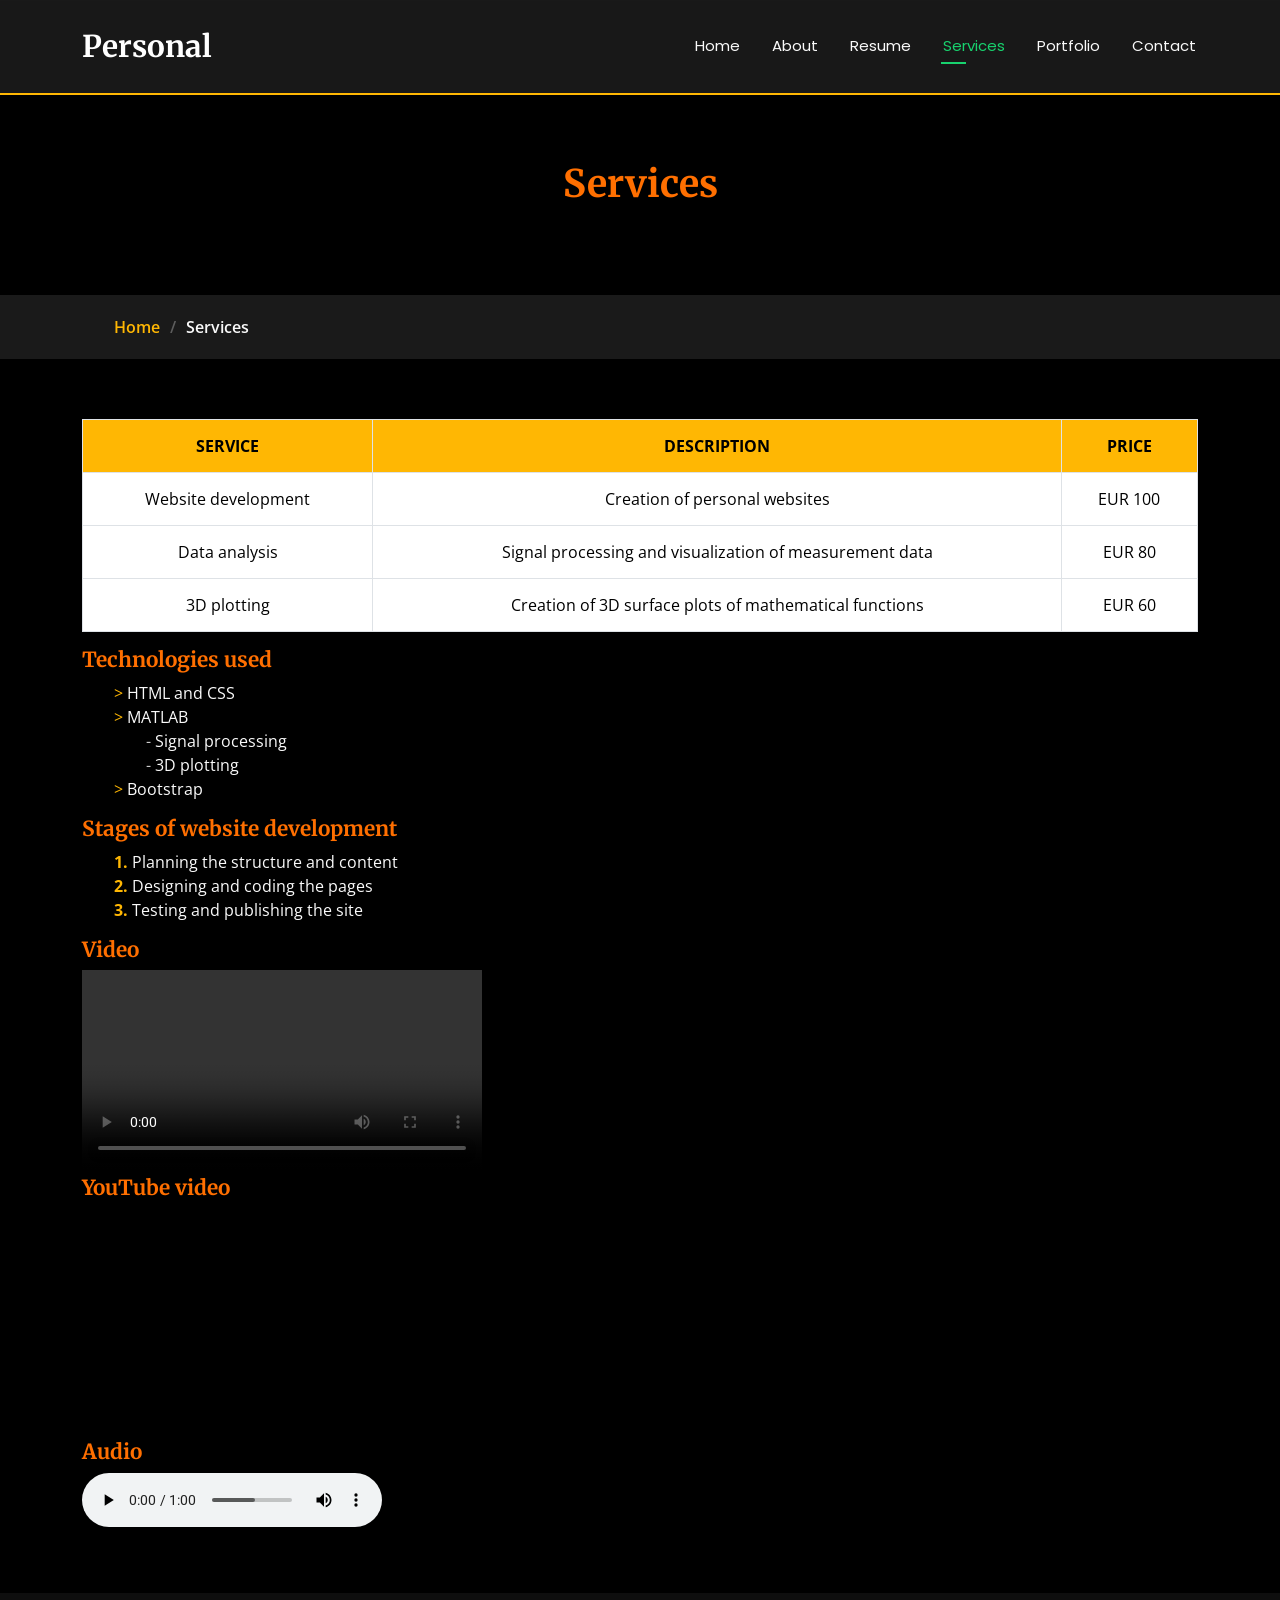
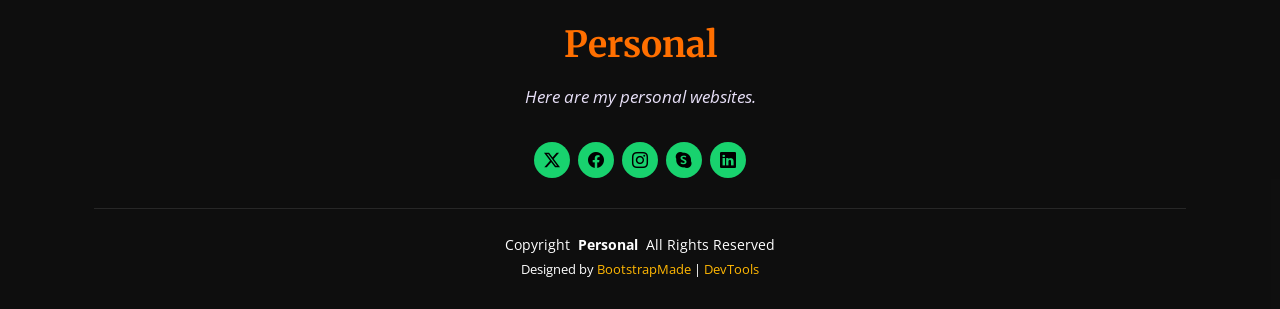
<file: services.html>
<!DOCTYPE html>
<html lang="en">

<head>
  <meta charset="utf-8">
  <meta content="width=device-width, initial-scale=1.0" name="viewport">
  <title>Services - Personal Bootstrap Template</title>
  <meta name="description" content="">
  <meta name="keywords" content="">

  <!-- Favicons -->
  <link href="assets/img/favicon.png" rel="icon">
  <link href="assets/img/apple-touch-icon.png" rel="apple-touch-icon">

  <!-- Fonts -->
  <link href="https://fonts.googleapis.com" rel="preconnect">
  <link href="https://fonts.gstatic.com" rel="preconnect" crossorigin>
  <link href="https://fonts.googleapis.com/css2?family=Roboto:ital,wght@0,100;0,300;0,400;0,500;0,700;0,900;1,100;1,300;1,400;1,500;1,700;1,900&family=Poppins:ital,wght@0,100;0,200;0,300;0,400;0,500;0,600;0,700;0,800;0,900;1,100;1,200;1,300;1,400;1,500;1,600;1,700;1,800;1,900&family=Raleway:ital,wght@0,100;0,200;0,300;0,400;0,500;0,600;0,700;0,800;0,900;1,100;1,200;1,300;1,400;1,500;1,600;1,700;1,800;1,900&display=swap" rel="stylesheet">

  <!-- Vendor CSS Files -->
  <link href="assets/vendor/bootstrap/css/bootstrap.min.css" rel="stylesheet">
  <link href="assets/vendor/bootstrap-icons/bootstrap-icons.css" rel="stylesheet">
  <link href="assets/vendor/aos/aos.css" rel="stylesheet">
  <link href="assets/vendor/swiper/swiper-bundle.min.css" rel="stylesheet">
  <link href="assets/vendor/glightbox/css/glightbox.min.css" rel="stylesheet">

  <!-- Main CSS File -->
  <link href="assets/css/main.css" rel="stylesheet">

  <link href="assets/css/custom.css" rel="stylesheet">
  <!-- =======================================================
  * Template Name: Personal
  * Template URL: https://bootstrapmade.com/personal-free-resume-bootstrap-template/
  * Updated: Mar 05 2025 with Bootstrap v5.3.3
  * Author: BootstrapMade.com
  * License: https://bootstrapmade.com/license/
  ======================================================== -->
</head>

<body class="services-page">

  <header id="header" class="header d-flex align-items-center fixed-top">
    <div class="container-fluid container-xl position-relative d-flex align-items-center justify-content-between">

      <a href="index.html" class="logo d-flex align-items-center">
        <!-- Uncomment the line below if you also wish to use an image logo -->
        <!-- <img src="assets/img/logo.webp" alt=""> -->
        <h1 class="sitename">Personal</h1>
      </a>

      <nav id="navmenu" class="navmenu">
        <ul>
          <li><a href="index.html">Home</a></li>
          <li><a href="about.html">About</a></li>
          <li><a href="resume.html">Resume</a></li>
          <li><a href="services.html" class="active">Services</a></li>
          <li><a href="portfolio.html">Portfolio</a></li>
          <li><a href="contact.html">Contact</a></li>
        </ul>
        <i class="mobile-nav-toggle d-xl-none bi bi-list"></i>
      </nav>

    </div>
  </header>

  <main class="main">

    <!-- Page Title -->
    <div class="page-title" data-aos="fade">
      <div class="heading">
        <div class="container">
          <div class="row d-flex justify-content-center text-center">
            <div class="col-lg-8">
              <h1>Services</h1>
            </div>
          </div>
        </div>
      </div>
      <nav class="breadcrumbs">
        <div class="container">
          <ol>
            <li><a href="index.html">Home</a></li>
            <li class="current">Services</li>
          </ol>
        </div>
      </nav>
    </div><!-- End Page Title -->
  
  <section id="services" class="services section">
      <div class="container">
        <table class="table table-bordered">
          <thead>
            <tr>
              <th>Service</th>
              <th>Description</th>
              <th>Price</th>
            </tr>
          </thead>
          <tbody>
            <tr>
              <td>Website development</td>
              <td>Creation of personal websites</td>
              <td>EUR 100</td>
            </tr>
            <tr>
              <td>Data analysis</td>
              <td>Signal processing and visualization of measurement data</td>
              <td>EUR 80</td>
            </tr>
            <tr>
              <td>3D plotting</td>
              <td>Creation of 3D surface plots of mathematical functions</td>
              <td>EUR 60</td>
            </tr>
          </tbody>
        </table>

        <h4>Technologies used</h4>
        <ul>
          <li>HTML and CSS</li>
          <li>
            MATLAB
            <ul>
              <li>Signal processing</li>
              <li>3D plotting</li>
            </ul>
          </li>
          <li>Bootstrap</li>
        </ul>

        <h4>Stages of website development</h4>
        <ol>
          <li>Planning the structure and content</li>
          <li>Designing and coding the pages</li>
          <li>Testing and publishing the site</li>
        </ol>


        <h4>Video</h4>
        <video src="assets/media/typing.mp4" width="400" controls></video>

        <h4>YouTube video</h4>
        <iframe src="https://www.youtube.com/embed/BoUVIhtqjAw"  width="400" height="225" allowfullscreen></iframe>

        <h4>Audio</h4>
        <audio src="assets/media/clock-ticking.mp3" controls></audio>
        </div>
    </section>

  </main>

  <footer id="footer" class="footer dark-background">
    <div class="container">
      <h3 class="sitename">Personal</h3>
      <p>Here are my personal websites.</p>
      <div class="social-links d-flex justify-content-center">
        <a href=""><i class="bi bi-twitter-x"></i></a>
        <a href=""><i class="bi bi-facebook"></i></a>
        <a href=""><i class="bi bi-instagram"></i></a>
        <a href=""><i class="bi bi-skype"></i></a>
        <a href=""><i class="bi bi-linkedin"></i></a>
      </div>
      <div class="container">
        <div class="copyright">
          <span>Copyright</span> <strong class="px-1 sitename">Personal</strong> <span>All Rights Reserved</span>
        </div>
        <div class="credits">
          <!-- All the links in the footer should remain intact. -->
          <!-- You can delete the links only if you've purchased the pro version. -->
          <!-- Licensing information: https://bootstrapmade.com/license/ -->
          <!-- Purchase the pro version with working PHP/AJAX contact form: [buy-url] -->
          Designed by <a href="https://bootstrapmade.com/">BootstrapMade</a> | <a href="https://bootstrapmade.com/tools/">DevTools</a>
        </div>
      </div>
    </div>
  </footer>

  <!-- Scroll Top -->
  <a href="#" id="scroll-top" class="scroll-top d-flex align-items-center justify-content-center"><i class="bi bi-arrow-up-short"></i></a>

  <!-- Preloader -->
  <div id="preloader"></div>

  <!-- Vendor JS Files -->
  <script src="assets/vendor/bootstrap/js/bootstrap.bundle.min.js"></script>
  <script src="assets/vendor/php-email-form/validate.js"></script>
  <script src="assets/vendor/aos/aos.js"></script>
  <script src="assets/vendor/typed.js/typed.umd.js"></script>
  <script src="assets/vendor/purecounter/purecounter_vanilla.js"></script>
  <script src="assets/vendor/waypoints/noframework.waypoints.js"></script>
  <script src="assets/vendor/swiper/swiper-bundle.min.js"></script>
  <script src="assets/vendor/glightbox/js/glightbox.min.js"></script>
  <script src="assets/vendor/imagesloaded/imagesloaded.pkgd.min.js"></script>
  <script src="assets/vendor/isotope-layout/isotope.pkgd.min.js"></script>

  <!-- Main JS File -->
  <script src="assets/js/main.js"></script>

</body>

</html>
</file>
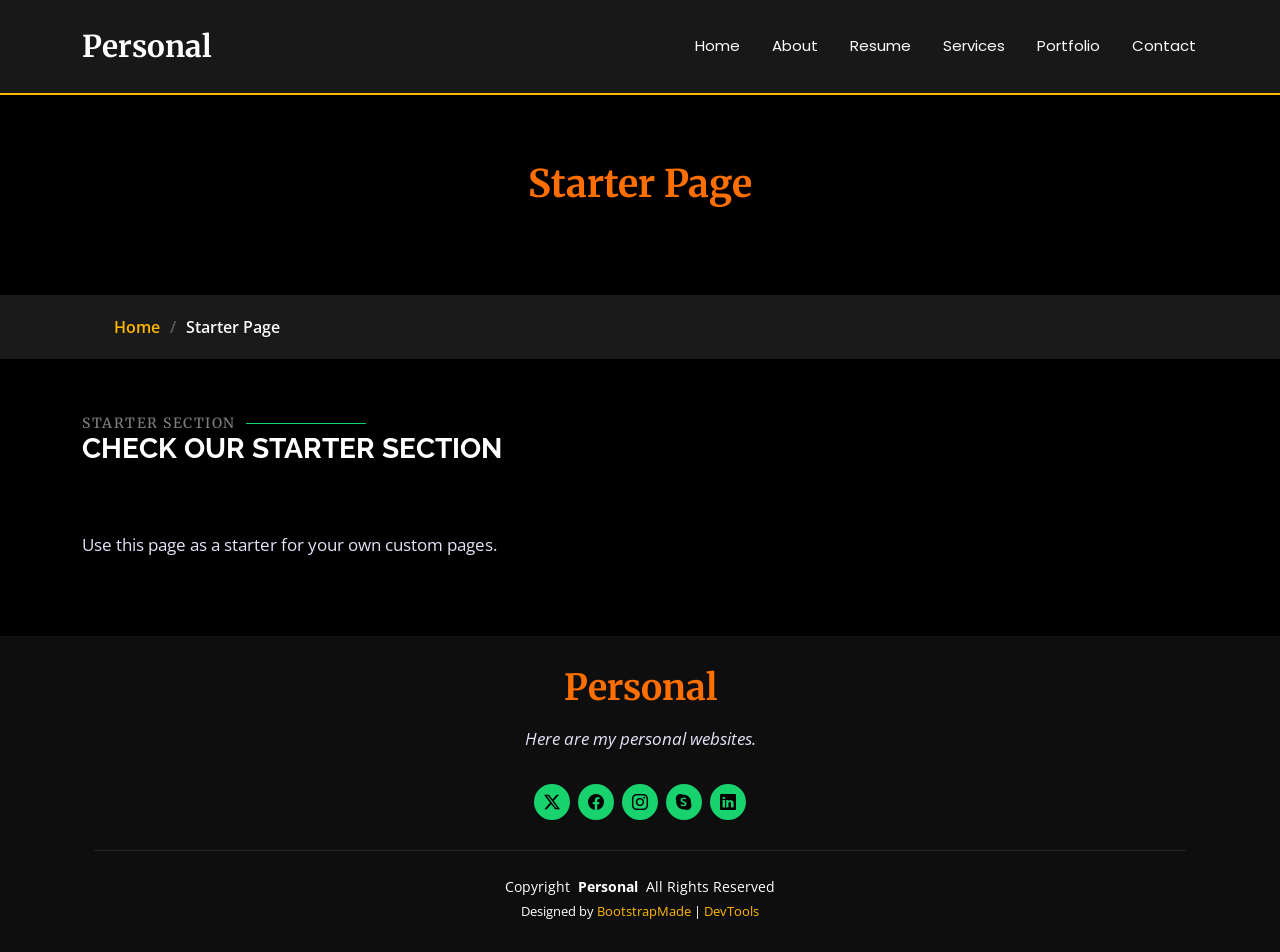
<file: starter-page.html>
<!DOCTYPE html>
<html lang="en">

<head>
  <meta charset="utf-8">
  <meta content="width=device-width, initial-scale=1.0" name="viewport">
  <title>Starter Page - Personal Bootstrap Template</title>
  <meta name="description" content="">
  <meta name="keywords" content="">

  <!-- Favicons -->
  <link href="assets/img/favicon.png" rel="icon">
  <link href="assets/img/apple-touch-icon.png" rel="apple-touch-icon">

  <!-- Fonts -->
  <link href="https://fonts.googleapis.com" rel="preconnect">
  <link href="https://fonts.gstatic.com" rel="preconnect" crossorigin>
  <link href="https://fonts.googleapis.com/css2?family=Roboto:ital,wght@0,100;0,300;0,400;0,500;0,700;0,900;1,100;1,300;1,400;1,500;1,700;1,900&family=Poppins:ital,wght@0,100;0,200;0,300;0,400;0,500;0,600;0,700;0,800;0,900;1,100;1,200;1,300;1,400;1,500;1,600;1,700;1,800;1,900&family=Raleway:ital,wght@0,100;0,200;0,300;0,400;0,500;0,600;0,700;0,800;0,900;1,100;1,200;1,300;1,400;1,500;1,600;1,700;1,800;1,900&display=swap" rel="stylesheet">

  <!-- Vendor CSS Files -->
  <link href="assets/vendor/bootstrap/css/bootstrap.min.css" rel="stylesheet">
  <link href="assets/vendor/bootstrap-icons/bootstrap-icons.css" rel="stylesheet">
  <link href="assets/vendor/aos/aos.css" rel="stylesheet">
  <link href="assets/vendor/swiper/swiper-bundle.min.css" rel="stylesheet">
  <link href="assets/vendor/glightbox/css/glightbox.min.css" rel="stylesheet">

  <!-- Main CSS File -->
  <link href="assets/css/main.css" rel="stylesheet">

  <link href="assets/css/custom.css" rel="stylesheet">
  <!-- =======================================================
  * Template Name: Personal
  * Template URL: https://bootstrapmade.com/personal-free-resume-bootstrap-template/
  * Updated: Mar 05 2025 with Bootstrap v5.3.3
  * Author: BootstrapMade.com
  * License: https://bootstrapmade.com/license/
  ======================================================== -->
</head>

<body class="starter-page-page">

  <header id="header" class="header d-flex align-items-center fixed-top">
    <div class="container-fluid container-xl position-relative d-flex align-items-center justify-content-between">

      <a href="index.html" class="logo d-flex align-items-center">
        <!-- Uncomment the line below if you also wish to use an image logo -->
        <!-- <img src="assets/img/logo.webp" alt=""> -->
        <h1 class="sitename">Personal</h1>
      </a>

      <nav id="navmenu" class="navmenu">
        <ul>
          <li><a href="index.html">Home</a></li>
          <li><a href="about.html">About</a></li>
          <li><a href="resume.html">Resume</a></li>
          <li><a href="services.html">Services</a></li>
          <li><a href="portfolio.html">Portfolio</a></li>
          <li><a href="contact.html">Contact</a></li>
        </ul>
        <i class="mobile-nav-toggle d-xl-none bi bi-list"></i>
      </nav>

    </div>
  </header>

  <main class="main">

    <!-- Page Title -->
    <div class="page-title" data-aos="fade">
      <div class="heading">
        <div class="container">
          <div class="row d-flex justify-content-center text-center">
            <div class="col-lg-8">
              <h1>Starter Page</h1>
            </div>
          </div>
        </div>
      </div>
      <nav class="breadcrumbs">
        <div class="container">
          <ol>
            <li><a href="index.html">Home</a></li>
            <li class="current">Starter Page</li>
          </ol>
        </div>
      </nav>
    </div><!-- End Page Title -->

    <!-- Starter Section Section -->
    <section id="starter-section" class="starter-section section">

      <!-- Section Title -->
      <div class="container section-title" data-aos="fade-up">
        <h2>Starter Section</h2>
        <div><span>Check Our</span> <span class="description-title">Starter Section</span></div>
      </div><!-- End Section Title -->

      <div class="container" data-aos="fade-up">
        <p>Use this page as a starter for your own custom pages.</p>
      </div>

    </section><!-- /Starter Section Section -->

  </main>

  <footer id="footer" class="footer dark-background">
    <div class="container">
      <h3 class="sitename">Personal</h3>
      <p>Here are my personal websites.</p>
      <div class="social-links d-flex justify-content-center">
        <a href=""><i class="bi bi-twitter-x"></i></a>
        <a href=""><i class="bi bi-facebook"></i></a>
        <a href=""><i class="bi bi-instagram"></i></a>
        <a href=""><i class="bi bi-skype"></i></a>
        <a href=""><i class="bi bi-linkedin"></i></a>
      </div>
      <div class="container">
        <div class="copyright">
          <span>Copyright</span> <strong class="px-1 sitename">Personal</strong> <span>All Rights Reserved</span>
        </div>
        <div class="credits">
          <!-- All the links in the footer should remain intact. -->
          <!-- You can delete the links only if you've purchased the pro version. -->
          <!-- Licensing information: https://bootstrapmade.com/license/ -->
          <!-- Purchase the pro version with working PHP/AJAX contact form: [buy-url] -->
          Designed by <a href="https://bootstrapmade.com/">BootstrapMade</a> | <a href="https://bootstrapmade.com/tools/">DevTools</a>
        </div>
      </div>
    </div>
  </footer>

  <!-- Scroll Top -->
  <a href="#" id="scroll-top" class="scroll-top d-flex align-items-center justify-content-center"><i class="bi bi-arrow-up-short"></i></a>

  <!-- Preloader -->
  <div id="preloader"></div>

  <!-- Vendor JS Files -->
  <script src="assets/vendor/bootstrap/js/bootstrap.bundle.min.js"></script>
  <script src="assets/vendor/php-email-form/validate.js"></script>
  <script src="assets/vendor/aos/aos.js"></script>
  <script src="assets/vendor/typed.js/typed.umd.js"></script>
  <script src="assets/vendor/purecounter/purecounter_vanilla.js"></script>
  <script src="assets/vendor/waypoints/noframework.waypoints.js"></script>
  <script src="assets/vendor/swiper/swiper-bundle.min.js"></script>
  <script src="assets/vendor/glightbox/js/glightbox.min.js"></script>
  <script src="assets/vendor/imagesloaded/imagesloaded.pkgd.min.js"></script>
  <script src="assets/vendor/isotope-layout/isotope.pkgd.min.js"></script>

  <!-- Main JS File -->
  <script src="assets/js/main.js"></script>

</body>

</html>
</file>
<file: assets/css/custom.css>
@import url("https://fonts.googleapis.com/css2?family=Merriweather:wght@700&family=Open+Sans:wght@400;600&display=swap");

body {
  font-family: "Open Sans", sans-serif;
}

h1, h2, h3, h4, h5, h6 {
  font-family: "Merriweather", serif;
  font-weight: 700;
  color: #ff6f00;
}

h1 { font-size: 2.5rem; }
h2 { font-size: 2rem; }
h3 { font-size: 1.6rem; }
h4 { font-size: 1.3rem; }
h5 { font-size: 1.1rem; }
h6 { font-size: 1rem; }

p {
  font-size: 1.05rem;
  line-height: 1.8;
  color: #e8e0f8;
}

/* Step 3 */

a {
  color: #ffb703;
}

a:hover {
  color: #ffffff;
  text-decoration: underline;
}

button,
.contact .php-email-form button[type=submit] {
  background: #ffb703;
  color: #000000;
  border: 2px solid #ffb703;
  border-radius: 0;
  padding: 12px 36px;
  font-weight: 600;
  text-transform: uppercase;
}

button:hover,
.contact .php-email-form button[type=submit]:hover {
  background: transparent;
  color: #ffb703;
}

button:active,
.contact .php-email-form button[type=submit]:active {
  background: #ffffff;
  border-color: #ffffff;
  color: #000000;
}

/* Step 4 */
.about,
.resume,
.portfolio {
  padding: 90px 0;
}

.about .content ul li {
  margin-bottom: 30px;
}

.resume .resume-item {
  padding: 0 0 35px 30px;
}

.portfolio .portfolio-filters {
  margin: 0 0 40px;
}

.portfolio .portfolio-item {
  padding: 10px;
}

/* Content blocks: borders, radius, shadows */
.about .content {
  padding: 30px;
  border: 2px solid #ffb703;
  border-radius: 12px;
  box-shadow: 0 4px 20px rgba(255, 183, 3, 0.3);
}

.resume .resume-item {
  border-left: 4px solid #ffb703;
}

.portfolio .portfolio-content {
  border: 2px solid #ffb703;
  border-radius: 12px;
  box-shadow: 0 4px 20px rgba(255, 183, 3, 0.3);
}

/* Step 5 */
.scroll-top {
  background-color: #ffb703;
  border-radius: 8px;
  width: 60px;
  height: 40px;
}

.scroll-top i {
  color: #000000;
}

/* Navigation bar */
.header {
  background-color: rgba(26, 26, 26, 0.95);
  border-bottom: 2px solid #ffb703;
  box-shadow: 0 4px 15px rgba(0, 0, 0, 0.6);
  padding: 20px 0;
}

/* Complementary task */
.services ul {
  list-style: none;
}

.services ul li::before {
  content: "> ";
  color: #ffb703;
}

.services ul ul li::before {
  content: "- ";
  color: #cccccc;
}

/* Ordered list: custom numbers with a counter */
.services ol {
  list-style: none;
  counter-reset: stage;
}

.services ol li {
  counter-increment: stage;
}

.services ol li::before {
  content: counter(stage) ". ";
  color: #ffb703;
  font-weight: 700;
}

.services table th,
.services table td {
  padding: 14px;
  text-align: center;
  vertical-align: middle;
}

.services table thead th {
  background-color: #ffb703;
  color: #000000;
  text-transform: uppercase;
}

.services table tbody tr:hover td {
  background-color: #333333;
  color: #ffb703;
}
</file>
<file: assets/css/main.css>
/**
* Template Name: Personal
* Template URL: https://bootstrapmade.com/personal-free-resume-bootstrap-template/
* Updated: Mar 05 2025 with Bootstrap v5.3.3
* Author: BootstrapMade.com
* License: https://bootstrapmade.com/license/
*/

/*--------------------------------------------------------------
# Font & Color Variables
# Help: https://bootstrapmade.com/color-system/
--------------------------------------------------------------*/
/* Fonts */
:root {
  --default-font: "Roboto",  system-ui, -apple-system, "Segoe UI", Roboto, "Helvetica Neue", Arial, "Noto Sans", "Liberation Sans", sans-serif, "Apple Color Emoji", "Segoe UI Emoji", "Segoe UI Symbol", "Noto Color Emoji";
  --heading-font: "Raleway",  sans-serif;
  --nav-font: "Poppins",  sans-serif;
}

/* Global Colors - The following color variables are used throughout the website. Updating them here will change the color scheme of the entire website */
:root { 
  --background-color: #000000; /* Background color for the entire website, including individual sections */
  --default-color: #fafafa; /* Default color used for the majority of the text content across the entire website */
  --heading-color: #ffffff; /* Color for headings, subheadings and title throughout the website */
  --accent-color: #18d26e; /* Accent color that represents your brand on the website. It's used for buttons, links, and other elements that need to stand out */
  --surface-color: #1a1a1a; /* The surface color is used as a background of boxed elements within sections, such as cards, icon boxes, or other elements that require a visual separation from the global background. */
  --contrast-color: #000000; /* Contrast color for text, ensuring readability against backgrounds of accent, heading, or default colors. */
}

/* Nav Menu Colors - The following color variables are used specifically for the navigation menu. They are separate from the global colors to allow for more customization options */
:root {
  --nav-color: #fafafa;  /* The default color of the main navmenu links */
  --nav-hover-color: #18d26e; /* Applied to main navmenu links when they are hovered over or active */
  --nav-mobile-background-color: #1a1a1a; /* Used as the background color for mobile navigation menu */
  --nav-dropdown-background-color: #1a1a1a; /* Used as the background color for dropdown items that appear when hovering over primary navigation items */
  --nav-dropdown-color: #fafafa; /* Used for navigation links of the dropdown items in the navigation menu. */
  --nav-dropdown-hover-color: #18d26e; /* Similar to --nav-hover-color, this color is applied to dropdown navigation links when they are hovered over. */
}

/* Color Presets - These classes override global colors when applied to any section or element, providing reuse of the sam color scheme. */

.light-background {
  --background-color: #1a1a1a;
  --surface-color: #343434;
}

.dark-background {
  --background-color: rgba(15, 15, 15, 0.975);
  --default-color: #ffffff;
  --heading-color: #ffffff;
  --surface-color: #292929f9;
  --contrast-color: #000000;
}

/* Smooth scroll */
:root {
  scroll-behavior: smooth;
}

/*--------------------------------------------------------------
# General Styling & Shared Classes
--------------------------------------------------------------*/
body {
  color: var(--default-color);
  background-color: var(--background-color);
  font-family: var(--default-font);
}

a {
  color: var(--accent-color);
  text-decoration: none;
  transition: 0.3s;
}

a:hover {
  color: color-mix(in srgb, var(--accent-color), transparent 25%);
  text-decoration: none;
}

h1,
h2,
h3,
h4,
h5,
h6 {
  color: var(--heading-color);
  font-family: var(--heading-font);
}

/* PHP Email Form Messages
------------------------------*/
.php-email-form .error-message {
  display: none;
  background: #df1529;
  color: #ffffff;
  text-align: left;
  padding: 15px;
  margin-bottom: 24px;
  font-weight: 600;
}

.php-email-form .sent-message {
  display: none;
  color: #ffffff;
  background: #059652;
  text-align: center;
  padding: 15px;
  margin-bottom: 24px;
  font-weight: 600;
}

.php-email-form .loading {
  display: none;
  background: var(--surface-color);
  text-align: center;
  padding: 15px;
  margin-bottom: 24px;
}

.php-email-form .loading:before {
  content: "";
  display: inline-block;
  border-radius: 50%;
  width: 24px;
  height: 24px;
  margin: 0 10px -6px 0;
  border: 3px solid var(--accent-color);
  border-top-color: var(--surface-color);
  animation: php-email-form-loading 1s linear infinite;
}

@keyframes php-email-form-loading {
  0% {
    transform: rotate(0deg);
  }

  100% {
    transform: rotate(360deg);
  }
}

/*--------------------------------------------------------------
# Global Header
--------------------------------------------------------------*/
.header {
  --background-color: rgba(0, 0, 0, 0);
  color: var(--default-color);
  background-color: var(--background-color);
  padding: 15px 0;
  transition: all 0.5s;
  z-index: 997;
}

.header .logo {
  line-height: 1;
}

.header .logo img {
  max-height: 32px;
  margin-right: 8px;
}

.header .logo h1 {
  font-size: 30px;
  margin: 0;
  font-weight: 700;
  color: var(--heading-color);
}

.scrolled .header {
  box-shadow: 0px 0 18px rgba(0, 0, 0, 0.1);
}

/* Global Header on Scroll
------------------------------*/
.scrolled .header {
  --background-color: rgba(0, 0, 0, 0.8);
}

/*--------------------------------------------------------------
# Navigation Menu
--------------------------------------------------------------*/
/* Desktop Navigation */
@media (min-width: 1200px) {
  .navmenu {
    padding: 0;
  }

  .navmenu ul {
    margin: 0;
    padding: 0;
    display: flex;
    list-style: none;
    align-items: center;
  }

  .navmenu li {
    position: relative;
  }

  .navmenu>ul>li {
    white-space: nowrap;
    padding: 15px 14px;
  }

  .navmenu>ul>li:last-child {
    padding-right: 0;
  }

  .navmenu a,
  .navmenu a:focus {
    color: var(--nav-color);
    font-size: 15px;
    padding: 0 2px;
    font-family: var(--nav-font);
    font-weight: 400;
    display: flex;
    align-items: center;
    justify-content: space-between;
    white-space: nowrap;
    transition: 0.3s;
    position: relative;
  }

  .navmenu a i,
  .navmenu a:focus i {
    font-size: 12px;
    line-height: 0;
    margin-left: 5px;
    transition: 0.3s;
  }

  .navmenu>ul>li>a:before {
    content: "";
    position: absolute;
    height: 2px;
    bottom: -6px;
    left: 0;
    background-color: var(--nav-hover-color);
    visibility: hidden;
    width: 0px;
    transition: all 0.3s ease-in-out 0s;
  }

  .navmenu a:hover:before,
  .navmenu li:hover>a:before,
  .navmenu .active:before {
    visibility: visible;
    width: 25px;
  }

  .navmenu li:hover>a,
  .navmenu .active,
  .navmenu .active:focus {
    color: var(--nav-hover-color);
  }

  .navmenu .dropdown ul {
    margin: 0;
    padding: 10px 0;
    background: var(--nav-dropdown-background-color);
    display: block;
    position: absolute;
    visibility: hidden;
    left: 14px;
    top: 130%;
    opacity: 0;
    transition: 0.3s;
    border-radius: 4px;
    z-index: 99;
    box-shadow: 0px 0px 30px rgba(0, 0, 0, 0.1);
  }

  .navmenu .dropdown ul li {
    min-width: 200px;
  }

  .navmenu .dropdown ul a {
    padding: 10px 20px;
    font-size: 15px;
    text-transform: none;
    color: var(--nav-dropdown-color);
  }

  .navmenu .dropdown ul a i {
    font-size: 12px;
  }

  .navmenu .dropdown ul a:hover,
  .navmenu .dropdown ul .active:hover,
  .navmenu .dropdown ul li:hover>a {
    color: var(--nav-dropdown-hover-color);
  }

  .navmenu .dropdown:hover>ul {
    opacity: 1;
    top: 100%;
    visibility: visible;
  }

  .navmenu .dropdown .dropdown ul {
    top: 0;
    left: -90%;
    visibility: hidden;
  }

  .navmenu .dropdown .dropdown:hover>ul {
    opacity: 1;
    top: 0;
    left: -100%;
    visibility: visible;
  }
}

/* Mobile Navigation */
@media (max-width: 1199px) {
  .mobile-nav-toggle {
    color: var(--nav-color);
    font-size: 28px;
    line-height: 0;
    margin-right: 10px;
    cursor: pointer;
    transition: color 0.3s;
  }

  .navmenu {
    padding: 0;
    z-index: 9997;
  }

  .navmenu ul {
    display: none;
    list-style: none;
    position: absolute;
    inset: 60px 20px 20px 20px;
    padding: 10px 0;
    margin: 0;
    border-radius: 6px;
    background-color: var(--nav-mobile-background-color);
    border: 1px solid color-mix(in srgb, var(--default-color), transparent 90%);
    box-shadow: none;
    overflow-y: auto;
    transition: 0.3s;
    z-index: 9998;
  }

  .navmenu a,
  .navmenu a:focus {
    color: var(--nav-dropdown-color);
    padding: 10px 20px;
    font-family: var(--nav-font);
    font-size: 17px;
    font-weight: 500;
    display: flex;
    align-items: center;
    justify-content: space-between;
    white-space: nowrap;
    transition: 0.3s;
  }

  .navmenu a i,
  .navmenu a:focus i {
    font-size: 12px;
    line-height: 0;
    margin-left: 5px;
    width: 30px;
    height: 30px;
    display: flex;
    align-items: center;
    justify-content: center;
    border-radius: 50%;
    transition: 0.3s;
    background-color: color-mix(in srgb, var(--accent-color), transparent 90%);
  }

  .navmenu a i:hover,
  .navmenu a:focus i:hover {
    background-color: var(--accent-color);
    color: var(--contrast-color);
  }

  .navmenu a:hover,
  .navmenu .active,
  .navmenu .active:focus {
    color: var(--nav-dropdown-hover-color);
  }

  .navmenu .active i,
  .navmenu .active:focus i {
    background-color: var(--accent-color);
    color: var(--contrast-color);
    transform: rotate(180deg);
  }

  .navmenu .dropdown ul {
    position: static;
    display: none;
    z-index: 99;
    padding: 10px 0;
    margin: 10px 20px;
    background-color: var(--nav-dropdown-background-color);
    transition: all 0.5s ease-in-out;
  }

  .navmenu .dropdown ul ul {
    background-color: rgba(33, 37, 41, 0.1);
  }

  .navmenu .dropdown>.dropdown-active {
    display: block;
    background-color: rgba(33, 37, 41, 0.03);
  }

  .mobile-nav-active {
    overflow: hidden;
  }

  .mobile-nav-active .mobile-nav-toggle {
    color: #fff;
    position: absolute;
    font-size: 32px;
    top: 15px;
    right: 15px;
    margin-right: 0;
    z-index: 9999;
  }

  .mobile-nav-active .navmenu {
    position: fixed;
    overflow: hidden;
    inset: 0;
    background: rgba(33, 37, 41, 0.8);
    transition: 0.3s;
  }

  .mobile-nav-active .navmenu>ul {
    display: block;
  }
}

/*--------------------------------------------------------------
# Global Footer
--------------------------------------------------------------*/
.footer {
  color: var(--default-color);
  background-color: var(--background-color);
  font-size: 14px;
  text-align: center;
  padding: 30px 0;
  position: relative;
}

.footer h3 {
  font-size: 36px;
  font-weight: 700;
  position: relative;
  padding: 0;
  margin: 0 0 15px 0;
}

.footer p {
  font-size: 15;
  font-style: italic;
  padding: 0;
  margin: 0 0 30px 0;
}

.footer .social-links {
  margin: 0 0 30px 0;
}

.footer .social-links a {
  font-size: 16px;
  display: flex;
  align-items: center;
  justify-content: center;
  background: var(--accent-color);
  color: var(--contrast-color);
  line-height: 1;
  margin: 0 4px;
  border-radius: 50%;
  text-align: center;
  width: 36px;
  height: 36px;
  transition: 0.3s;
}

.footer .social-links a:hover {
  background: color-mix(in srgb, var(--accent-color), transparent 20%);
  text-decoration: none;
}

.footer .copyright {
  padding-top: 25px;
  border-top: 1px solid color-mix(in srgb, var(--default-color), transparent 90%);
}

.footer .credits {
  font-size: 13px;
  padding-top: 5px;
}

/*--------------------------------------------------------------
# Preloader
--------------------------------------------------------------*/
#preloader {
  position: fixed;
  inset: 0;
  z-index: 999999;
  overflow: hidden;
  background: var(--background-color);
  transition: all 0.6s ease-out;
}

#preloader:before {
  content: "";
  position: fixed;
  top: calc(50% - 30px);
  left: calc(50% - 30px);
  border: 6px solid #ffffff;
  border-color: var(--accent-color) transparent var(--accent-color) transparent;
  border-radius: 50%;
  width: 60px;
  height: 60px;
  animation: animate-preloader 1.5s linear infinite;
}

@keyframes animate-preloader {
  0% {
    transform: rotate(0deg);
  }

  100% {
    transform: rotate(360deg);
  }
}

/*--------------------------------------------------------------
# Scroll Top Button
--------------------------------------------------------------*/
.scroll-top {
  position: fixed;
  visibility: hidden;
  opacity: 0;
  right: 15px;
  bottom: -15px;
  z-index: 99999;
  background-color: var(--accent-color);
  width: 44px;
  height: 44px;
  border-radius: 50px;
  transition: all 0.4s;
}

.scroll-top i {
  font-size: 24px;
  color: var(--contrast-color);
  line-height: 0;
}

.scroll-top:hover {
  background-color: color-mix(in srgb, var(--accent-color), transparent 20%);
  color: var(--contrast-color);
}

.scroll-top.active {
  visibility: visible;
  opacity: 1;
  bottom: 15px;
}

/*--------------------------------------------------------------
# Disable aos animation delay on mobile devices
--------------------------------------------------------------*/
@media screen and (max-width: 768px) {
  [data-aos-delay] {
    transition-delay: 0 !important;
  }
}

/*--------------------------------------------------------------
# Global Page Titles & Breadcrumbs
--------------------------------------------------------------*/
.page-title {
  color: var(--default-color);
  background-color: var(--background-color);
  position: relative;
}

.page-title .heading {
  padding: 160px 0 80px 0;
  border-top: 1px solid color-mix(in srgb, var(--default-color), transparent 90%);
}

.page-title .heading h1 {
  font-size: 38px;
  font-weight: 700;
}

.page-title nav {
  background-color: color-mix(in srgb, var(--default-color), transparent 90%);
  padding: 20px 0;
}

.page-title nav ol {
  display: flex;
  flex-wrap: wrap;
  list-style: none;
  margin: 0;
  font-size: 16px;
  font-weight: 600;
}

.page-title nav ol li+li {
  padding-left: 10px;
}

.page-title nav ol li+li::before {
  content: "/";
  display: inline-block;
  padding-right: 10px;
  color: color-mix(in srgb, var(--default-color), transparent 70%);
}

/*--------------------------------------------------------------
# Global Sections
--------------------------------------------------------------*/
section,
.section {
  color: var(--default-color);
  background-color: var(--background-color);
  padding: 60px 0;
  scroll-margin-top: 100px;
  overflow: clip;
}

@media (max-width: 1199px) {

  section,
  .section {
    scroll-margin-top: 66px;
  }
}

/*--------------------------------------------------------------
# Global Section Titles
--------------------------------------------------------------*/
.section-title {
  padding-bottom: 60px;
  position: relative;
}

.section-title h2 {
  font-size: 14px;
  font-weight: 500;
  padding: 0;
  line-height: 1px;
  margin: 0;
  letter-spacing: 1.5px;
  text-transform: uppercase;
  color: color-mix(in srgb, var(--default-color), transparent 50%);
  position: relative;
}

.section-title h2::after {
  content: "";
  width: 120px;
  height: 1px;
  display: inline-block;
  background: var(--accent-color);
  margin: 4px 10px;
}

.section-title div {
  color: var(--heading-color);
  margin: 0;
  margin: 0;
  font-size: 28px;
  font-weight: 700;
  text-transform: uppercase;
  font-family: var(--heading-font);
}

/*--------------------------------------------------------------
# Hero Section
--------------------------------------------------------------*/
.hero {
  width: 100%;
  min-height: 100vh;
  position: relative;
  padding: 80px 0;
  display: flex;
  align-items: center;
  justify-content: center;
}

.hero img {
  position: absolute;
  inset: 0;
  display: block;
  width: 100%;
  height: 100%;
  object-fit: cover;
  z-index: 1;
}

.hero .container {
  position: relative;
  z-index: 3;
}

.hero h2 {
  margin: 0;
  font-size: 64px;
  font-weight: 700;
}

.hero p {
  margin: 5px 0 0 0;
  font-size: 26px;
}

.hero p span {
  letter-spacing: 1px;
  border-bottom: 2px solid var(--accent-color);
}

.hero .social-links {
  margin-top: 25px;
}

.hero .social-links a {
  background-color: color-mix(in srgb, var(--default-color), transparent 90%);
  color: var(--default-color);
  font-size: 14px;
  width: 40px;
  height: 40px;
  border-radius: 50px;
  display: inline-flex;
  align-items: center;
  justify-content: center;
  margin-right: 20px;
  transition: 0.3s;
}

.hero .social-links a:hover {
  background-color: var(--accent-color);
}

@media (max-width: 768px) {
  .hero h2 {
    font-size: 32px;
  }

  .hero p {
    font-size: 20px;
  }
}

/*--------------------------------------------------------------
# About Section
--------------------------------------------------------------*/
.about .content h2 {
  font-weight: 700;
  font-size: 24px;
}

.about .content ul {
  list-style: none;
  padding: 0;
}

.about .content ul li {
  margin-bottom: 20px;
  display: flex;
  align-items: center;
}

.about .content ul strong {
  margin-right: 10px;
}

.about .content ul i {
  font-size: 16px;
  margin-right: 5px;
  color: var(--accent-color);
  line-height: 0;
}

/*--------------------------------------------------------------
# Stats Section
--------------------------------------------------------------*/
.stats i {
  background-color: var(--surface-color);
  color: var(--accent-color);
  box-shadow: 0px 2px 25px rgba(0, 0, 0, 0.1);
  width: 54px;
  height: 54px;
  font-size: 24px;
  border-radius: 50px;
  border: 2px solid var(--background-color);
  display: inline-flex;
  align-items: center;
  justify-content: center;
  position: relative;
  z-index: 1;
}

.stats .stats-item {
  background-color: var(--surface-color);
  margin-top: -27px;
  padding: 30px 30px 25px 30px;
  width: 100%;
  position: relative;
  text-align: center;
  box-shadow: 0px 2px 35px rgba(0, 0, 0, 0.1);
  border-radius: 4px;
  z-index: 0;
}

.stats .stats-item span {
  font-size: 36px;
  display: block;
  font-weight: 700;
  color: color-mix(in srgb, var(--default-color), transparent 20%);
}

.stats .stats-item p {
  padding: 0;
  margin: 0;
  font-family: var(--heading-font);
  font-size: 16px;
}

/*--------------------------------------------------------------
# Skills Section
--------------------------------------------------------------*/
.skills .progress {
  height: 60px;
  display: block;
  background: none;
  border-radius: 0;
}

.skills .progress .skill {
  color: var(--heading-color);
  padding: 0;
  margin: 0 0 6px 0;
  text-transform: uppercase;
  display: block;
  font-weight: 600;
  font-family: var(--heading-font);
}

.skills .progress .skill .val {
  float: right;
  font-style: normal;
}

.skills .progress-bar-wrap {
  background: color-mix(in srgb, var(--default-color), transparent 90%);
  height: 10px;
}

.skills .progress-bar {
  width: 1px;
  height: 10px;
  transition: 0.9s;
  background-color: var(--accent-color);
}

/*--------------------------------------------------------------
# Interests Section
--------------------------------------------------------------*/
.interests .features-item {
  background-color: var(--surface-color);
  display: flex;
  align-items: center;
  padding: 20px;
  transition: 0.3s;
  border: 1px solid color-mix(in srgb, var(--default-color), transparent 90%);
  position: relative;
}

.interests .features-item i {
  font-size: 32px;
  padding-right: 10px;
  line-height: 0;
}

.interests .features-item h3 {
  font-weight: 700;
  margin: 0;
  padding: 0;
  line-height: 1;
  font-size: 16px;
}

.interests .features-item h3 a {
  color: var(--heading-color);
  transition: 0.3s;
}

.interests .features-item:hover {
  border-color: var(--accent-color);
}

.interests .features-item:hover h3 a {
  color: var(--accent-color);
}

/*--------------------------------------------------------------
# Testimonials Section
--------------------------------------------------------------*/
.testimonials .testimonials-carousel,
.testimonials .testimonials-slider {
  overflow: hidden;
}

.testimonials .testimonial-item {
  box-sizing: content-box;
  min-height: 320px;
}

.testimonials .testimonial-item .testimonial-img {
  width: 90px;
  border-radius: 50%;
  margin: -40px 0 0 40px;
  position: relative;
  z-index: 2;
  border: 6px solid var(--background-color);
}

.testimonials .testimonial-item h3 {
  font-size: 18px;
  font-weight: bold;
  margin: 10px 0 5px 45px;
}

.testimonials .testimonial-item h4 {
  font-size: 14px;
  color: color-mix(in srgb, var(--default-color), transparent 20%);
  margin: 0 0 0 45px;
}

.testimonials .testimonial-item .quote-icon-left,
.testimonials .testimonial-item .quote-icon-right {
  color: color-mix(in srgb, var(--accent-color), transparent 50%);
  font-size: 26px;
  line-height: 0;
}

.testimonials .testimonial-item .quote-icon-left {
  display: inline-block;
  left: -5px;
  position: relative;
}

.testimonials .testimonial-item .quote-icon-right {
  display: inline-block;
  right: -5px;
  position: relative;
  top: 10px;
  transform: scale(-1, -1);
}

.testimonials .testimonial-item p {
  font-style: italic;
  margin: 0 15px 0 15px;
  padding: 20px 20px 60px 20px;
  background: var(--surface-color);
  border-radius: 6px;
  position: relative;
  z-index: 1;
}

.testimonials .swiper-wrapper {
  height: auto;
}

.testimonials .swiper-pagination {
  margin-top: 20px;
  position: relative;
}

.testimonials .swiper-pagination .swiper-pagination-bullet {
  width: 12px;
  height: 12px;
  background-color: var(--background-color);
  opacity: 1;
  border: 1px solid var(--accent-color);
}

.testimonials .swiper-pagination .swiper-pagination-bullet-active {
  background-color: var(--accent-color);
}

/*--------------------------------------------------------------
# Resume Section
--------------------------------------------------------------*/
.resume .resume-title {
  color: var(--heading-color);
  font-size: 26px;
  font-weight: 700;
  margin-top: 20px;
  margin-bottom: 20px;
}

.resume .resume-item {
  padding: 0 0 20px 20px;
  margin-top: -2px;
  border-left: 2px solid var(--accent-color);
  position: relative;
}

.resume .resume-item h4 {
  line-height: 18px;
  font-size: 18px;
  font-weight: 600;
  text-transform: uppercase;
  color: color-mix(in srgb, var(--default-color), transparent 20%);
  margin-bottom: 10px;
}

.resume .resume-item h5 {
  font-size: 16px;
  padding: 5px 15px;
  display: inline-block;
  font-weight: 600;
  margin-bottom: 10px;
}

.resume .resume-item ul {
  padding-left: 20px;
}

.resume .resume-item ul li {
  padding-bottom: 10px;
}

.resume .resume-item:last-child {
  padding-bottom: 0;
}

.resume .resume-item::before {
  content: "";
  position: absolute;
  width: 16px;
  height: 16px;
  border-radius: 50px;
  left: -9px;
  top: 0;
  background: var(--background-color);
  border: 2px solid var(--accent-color);
}

/*--------------------------------------------------------------
# Services Section
--------------------------------------------------------------*/
.services .service-item {
  background-color: var(--surface-color);
  text-align: center;
  padding: 80px 20px;
  transition: all ease-in-out 0.3s;
  height: 100%;
}

.services .service-item .icon {
  margin: 0 auto;
  width: 64px;
  height: 64px;
  background: var(--accent-color);
  border-radius: 4px;
  display: flex;
  align-items: center;
  justify-content: center;
  margin-bottom: 20px;
  transition: 0.3s;
  transform-style: preserve-3d;
}

.services .service-item .icon i {
  color: var(--contrast-color);
  font-size: 28px;
  transition: ease-in-out 0.3s;
}

.services .service-item .icon::before {
  position: absolute;
  content: "";
  left: -8px;
  top: -8px;
  height: 100%;
  width: 100%;
  background: color-mix(in srgb, var(--accent-color), transparent 80%);
  border-radius: 5px;
  transition: all 0.3s ease-out 0s;
  transform: translateZ(-1px);
}

.services .service-item h3 {
  font-weight: 700;
  margin: 10px 0 15px 0;
  font-size: 22px;
}

.services .service-item p {
  line-height: 24px;
  font-size: 14px;
  margin-bottom: 0;
}

.services .service-item:hover {
  background: var(--accent-color);
  border-color: var(--accent-color);
}

.services .service-item:hover .icon {
  background: var(--surface-color);
}

.services .service-item:hover .icon i {
  color: var(--accent-color);
}

.services .service-item:hover .icon::before {
  background: color-mix(in srgb, var(--background-color), transparent 70%);
}

.services .service-item:hover h3,
.services .service-item:hover p {
  color: var(--contrast-color);
}

/*--------------------------------------------------------------
# Service Details Section
--------------------------------------------------------------*/
.service-details .services-list {
  background-color: var(--surface-color);
  padding: 10px 30px;
  border: 1px solid color-mix(in srgb, var(--default-color), transparent 90%);
  margin-bottom: 20px;
}

.service-details .services-list a {
  display: block;
  line-height: 1;
  padding: 8px 0 8px 15px;
  border-left: 3px solid color-mix(in srgb, var(--default-color), transparent 70%);
  margin: 20px 0;
  color: color-mix(in srgb, var(--default-color), transparent 20%);
  transition: 0.3s;
}

.service-details .services-list a.active {
  color: var(--heading-color);
  font-weight: 700;
  border-color: var(--accent-color);
}

.service-details .services-list a:hover {
  border-color: var(--accent-color);
}

.service-details .services-img {
  margin-bottom: 20px;
}

.service-details h3 {
  font-size: 26px;
  font-weight: 700;
}

.service-details h4 {
  font-size: 20px;
  font-weight: 700;
}

.service-details p {
  font-size: 15px;
}

.service-details ul {
  list-style: none;
  padding: 0;
  font-size: 15px;
}

.service-details ul li {
  padding: 5px 0;
  display: flex;
  align-items: center;
}

.service-details ul i {
  font-size: 20px;
  margin-right: 8px;
  color: var(--accent-color);
}

/*--------------------------------------------------------------
# Portfolio Section
--------------------------------------------------------------*/
.portfolio .portfolio-filters {
  padding: 0;
  margin: 0 auto 20px auto;
  list-style: none;
  text-align: center;
}

.portfolio .portfolio-filters li {
  cursor: pointer;
  display: inline-block;
  padding: 0;
  font-size: 18px;
  font-weight: 500;
  margin: 0 10px;
  line-height: 1;
  margin-bottom: 5px;
  transition: all 0.3s ease-in-out;
}

.portfolio .portfolio-filters li:hover,
.portfolio .portfolio-filters li.filter-active {
  color: var(--accent-color);
}

.portfolio .portfolio-filters li:first-child {
  margin-left: 0;
}

.portfolio .portfolio-filters li:last-child {
  margin-right: 0;
}

@media (max-width: 575px) {
  .portfolio .portfolio-filters li {
    font-size: 14px;
    margin: 0 5px;
  }
}

.portfolio .portfolio-content {
  position: relative;
  overflow: hidden;
}

.portfolio .portfolio-content img {
  transition: 0.3s;
}

.portfolio .portfolio-content .portfolio-info {
  opacity: 0;
  position: absolute;
  inset: 0;
  z-index: 3;
  transition: all ease-in-out 0.3s;
  background: rgba(0, 0, 0, 0.6);
  padding: 15px;
}

.portfolio .portfolio-content .portfolio-info h4 {
  font-size: 14px;
  padding: 5px 10px;
  font-weight: 400;
  color: #ffffff;
  display: inline-block;
  background-color: var(--accent-color);
}

.portfolio .portfolio-content .portfolio-info p {
  position: absolute;
  bottom: 10px;
  text-align: center;
  display: inline-block;
  left: 0;
  right: 0;
  font-size: 16px;
  font-weight: 600;
  color: rgba(255, 255, 255, 0.8);
}

.portfolio .portfolio-content .portfolio-info .preview-link,
.portfolio .portfolio-content .portfolio-info .details-link {
  position: absolute;
  left: calc(50% - 40px);
  font-size: 26px;
  top: calc(50% - 14px);
  color: #fff;
  transition: 0.3s;
  line-height: 1.2;
}

.portfolio .portfolio-content .portfolio-info .preview-link:hover,
.portfolio .portfolio-content .portfolio-info .details-link:hover {
  color: var(--accent-color);
}

.portfolio .portfolio-content .portfolio-info .details-link {
  left: 50%;
  font-size: 34px;
  line-height: 0;
}

.portfolio .portfolio-content:hover .portfolio-info {
  opacity: 1;
}

.portfolio .portfolio-content:hover img {
  transform: scale(1.1);
}

/*--------------------------------------------------------------
# Portfolio Details Section
--------------------------------------------------------------*/
.portfolio-details .portfolio-details-slider img {
  width: 100%;
}

.portfolio-details .portfolio-details-slider .swiper-pagination {
  margin-top: 20px;
  position: relative;
}

.portfolio-details .portfolio-details-slider .swiper-pagination .swiper-pagination-bullet {
  width: 12px;
  height: 12px;
  background-color: color-mix(in srgb, var(--default-color), transparent 85%);
  opacity: 1;
}

.portfolio-details .portfolio-details-slider .swiper-pagination .swiper-pagination-bullet-active {
  background-color: var(--accent-color);
}

.portfolio-details .portfolio-info {
  background-color: var(--surface-color);
  padding: 30px;
  box-shadow: 0px 0 30px rgba(0, 0, 0, 0.1);
}

.portfolio-details .portfolio-info h3 {
  font-size: 22px;
  font-weight: 700;
  margin-bottom: 20px;
  padding-bottom: 20px;
  border-bottom: 1px solid color-mix(in srgb, var(--default-color), transparent 85%);
}

.portfolio-details .portfolio-info ul {
  list-style: none;
  padding: 0;
  font-size: 15px;
}

.portfolio-details .portfolio-info ul li+li {
  margin-top: 10px;
}

.portfolio-details .portfolio-description {
  padding-top: 30px;
}

.portfolio-details .portfolio-description h2 {
  font-size: 26px;
  font-weight: 700;
  margin-bottom: 20px;
}

.portfolio-details .portfolio-description p {
  padding: 0;
  color: color-mix(in srgb, var(--default-color), transparent 30%);
}

/*--------------------------------------------------------------
# Starter Section Section
--------------------------------------------------------------*/
.starter-section {
  /* Add your styles here */
}

/*--------------------------------------------------------------
# Contact Section
--------------------------------------------------------------*/
.contact .info-item {
  box-shadow: 0px 0px 20px rgba(0, 0, 0, 0.1);
  padding: 20px 30px;
}

.contact .info-item .icon {
  color: var(--contrast-color);
  background-color: var(--accent-color);
  width: 56px;
  height: 56px;
  font-size: 24px;
  display: flex;
  justify-content: center;
  align-items: center;
  transition: all 0.3s ease-in-out;
  border-radius: 50%;
  margin-right: 15px;
}

.contact .info-item h3 {
  font-size: 18px;
  font-weight: 700;
  margin: 0 0 2px 0;
}

.contact .info-item p {
  padding: 0;
  margin-bottom: 0;
  font-size: 14px;
}

.contact .info-item .social-links a {
  font-size: 24px;
  display: inline-block;
  line-height: 1;
  margin: 4px 6px 0 0;
  transition: 0.3s;
  color: color-mix(in srgb, var(--default-color), transparent 50%);
}

.contact .info-item .social-links a:hover {
  color: var(--accent-color);
}

.contact .php-email-form {
  box-shadow: 0px 0px 20px rgba(0, 0, 0, 0.1);
  padding: 30px;
  margin-top: 30px;
}

@media (max-width: 575px) {
  .contact .php-email-form {
    padding: 20px;
  }
}

.contact .php-email-form input[type=text],
.contact .php-email-form input[type=email],
.contact .php-email-form textarea {
  color: var(--default-color);
  background-color: color-mix(in srgb, var(--background-color), transparent 50%);
  border-color: color-mix(in srgb, var(--default-color), transparent 80%);
  font-size: 14px;
  padding: 10px 15px;
  box-shadow: none;
  border-radius: 0;
}

.contact .php-email-form input[type=text]:focus,
.contact .php-email-form input[type=email]:focus,
.contact .php-email-form textarea:focus {
  border-color: var(--accent-color);
}

.contact .php-email-form input[type=text]::placeholder,
.contact .php-email-form input[type=email]::placeholder,
.contact .php-email-form textarea::placeholder {
  color: color-mix(in srgb, var(--default-color), transparent 70%);
}

.contact .php-email-form button[type=submit] {
  color: var(--contrast-color);
  background: var(--accent-color);
  border: 0;
  padding: 10px 30px;
  transition: 0.4s;
  border-radius: 50px;
}

.contact .php-email-form button[type=submit]:hover {
  background: color-mix(in srgb, var(--accent-color), transparent 20%);
}
</file>
